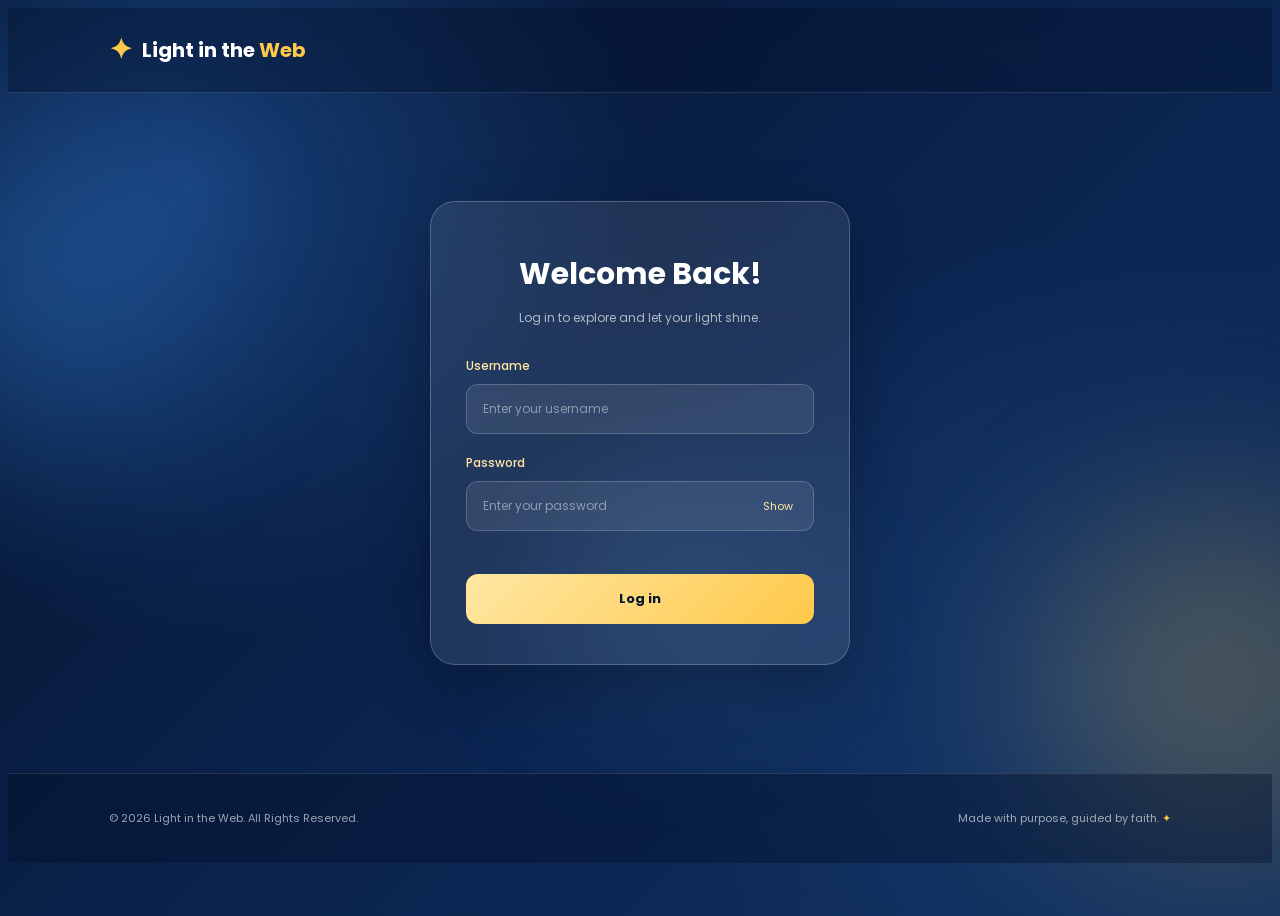
<file: index.html>
<!DOCTYPE html>
<html lang="en">
<head>
    <meta charset="UTF-8">
    <meta name="viewport" content="width=device-width, initial-scale=1.0">
    <title>Light in the Web | Login</title>

    <link rel="stylesheet" href="style.css">
    <link rel="preconnect" href="https://fonts.googleapis.com">
    <link rel="preconnect" href="https://fonts.gstatic.com" crossorigin>
    <link href="https://fonts.googleapis.com/css2?family=Poppins:wght@300;400;500;600;700;800&display=swap" rel="stylesheet">
</head>

<body>

    <div class="background-glow glow-one"></div>
    <div class="background-glow glow-two"></div>
    <div class="background-glow glow-three"></div>

    <header class="header">
        <a href="index.html" class="logo">
            <span class="logo-icon">✦</span>
            <span>Light in the <span class="logo-highlight">Web</span></span>
        </a>
    </header>

    <main id="home" class="main-container">

        <section class="login-section">

            <div class="login-card">

                <h2>Welcome Back!</h2>

                <p class="login-subtitle">
                    Log in to explore and let your light shine.
                </p>

                <form id="loginForm">

                    <div class="input-group">
                        <label for="username">Username</label>

                        <div class="input-wrapper">
                            <input
                                type="text"
                                id="username"
                                placeholder="Enter your username"
                                required
                            >
                        </div>
                    </div>

                    <div class="input-group">
                        <label for="password">Password</label>

                        <div class="input-wrapper">
                            <input
                                type="password"
                                id="password"
                                placeholder="Enter your password"
                                required
                            >

                            <button
                                type="button"
                                id="togglePassword"
                                class="toggle-password"
                                aria-label="Show password"
                            >
                                Show
                            </button>
                        </div>
                    </div>

                    <p id="errorMessage" class="error-message"></p>

                    <button type="submit" class="login-button">
                        <span>Log in</span>
                    </button>

                </form>

            </div>

        </section>

    </main>

    <footer class="footer">
        <p>© 2026 Light in the Web. All Rights Reserved.</p>
        <p>Made with purpose, guided by faith. <span>✦</span></p>
    </footer>

    <script src="script.js"></script>

</body>
</html>
</file>
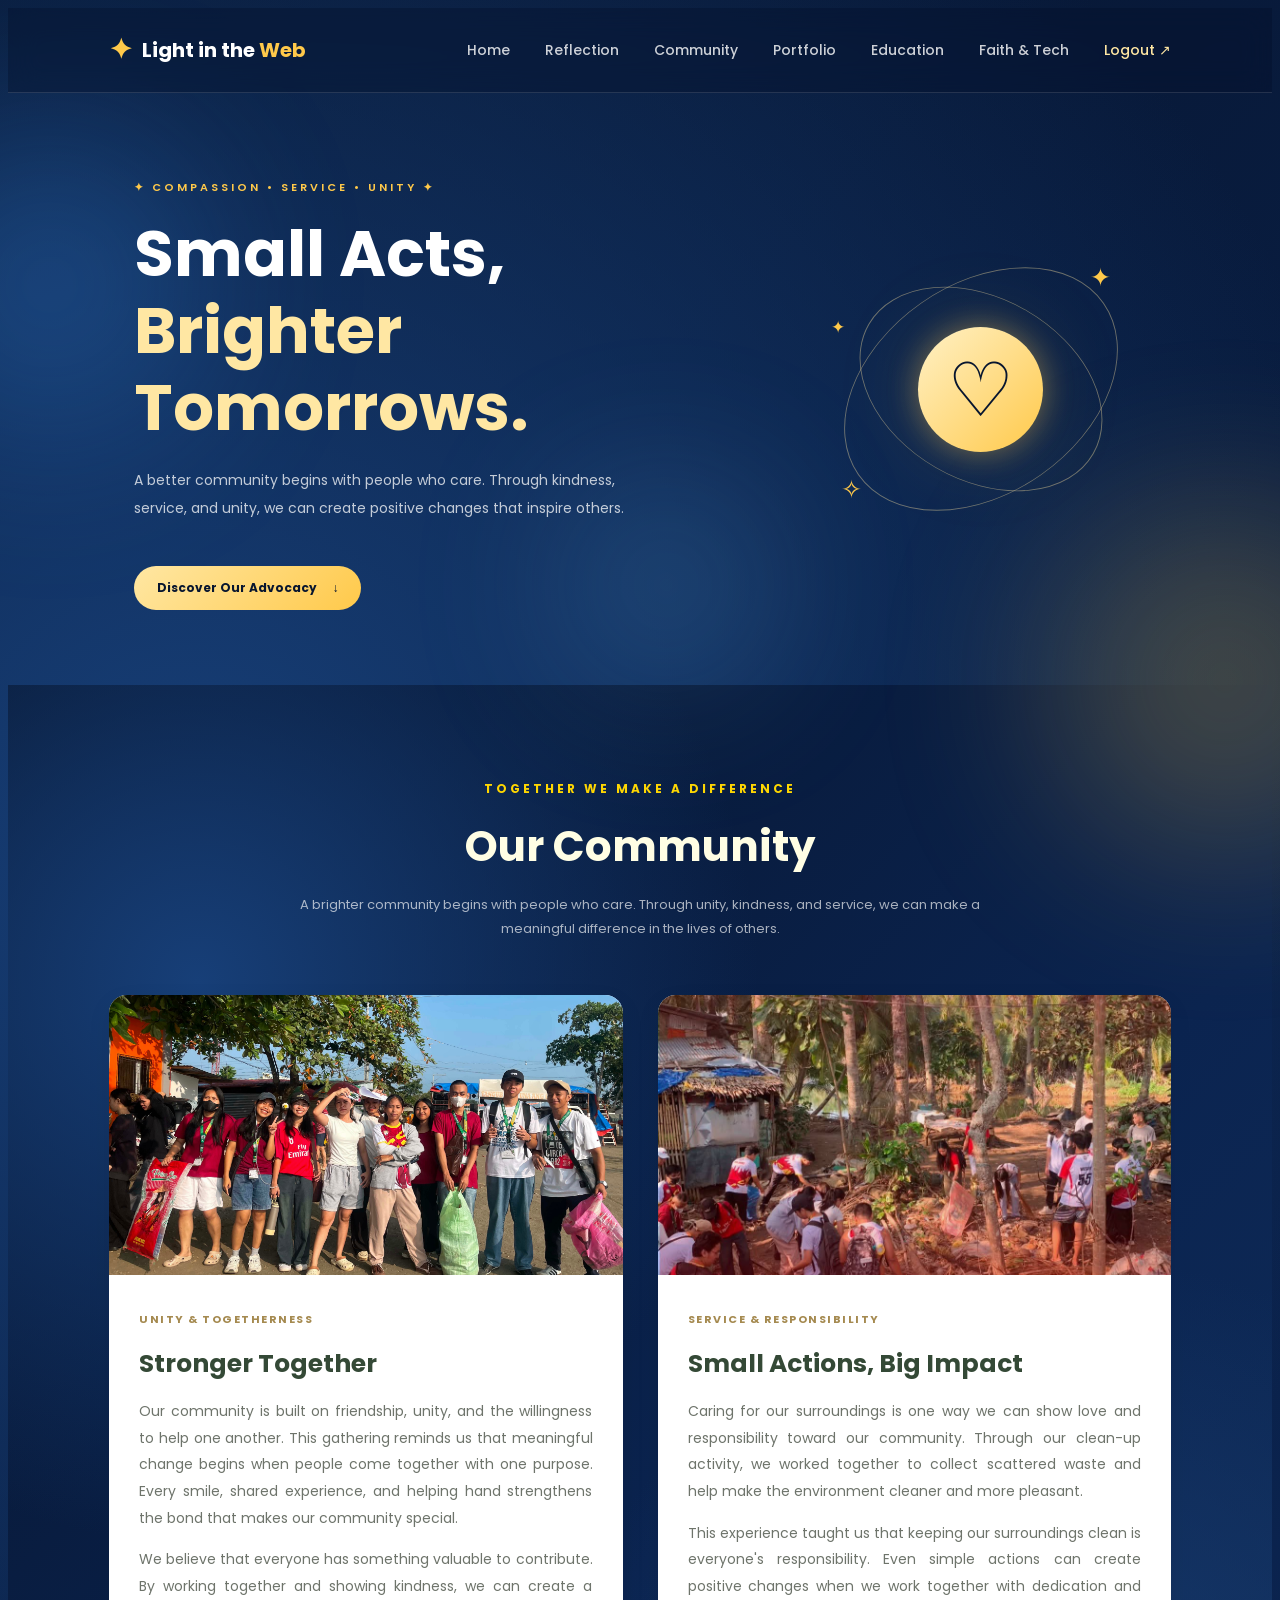
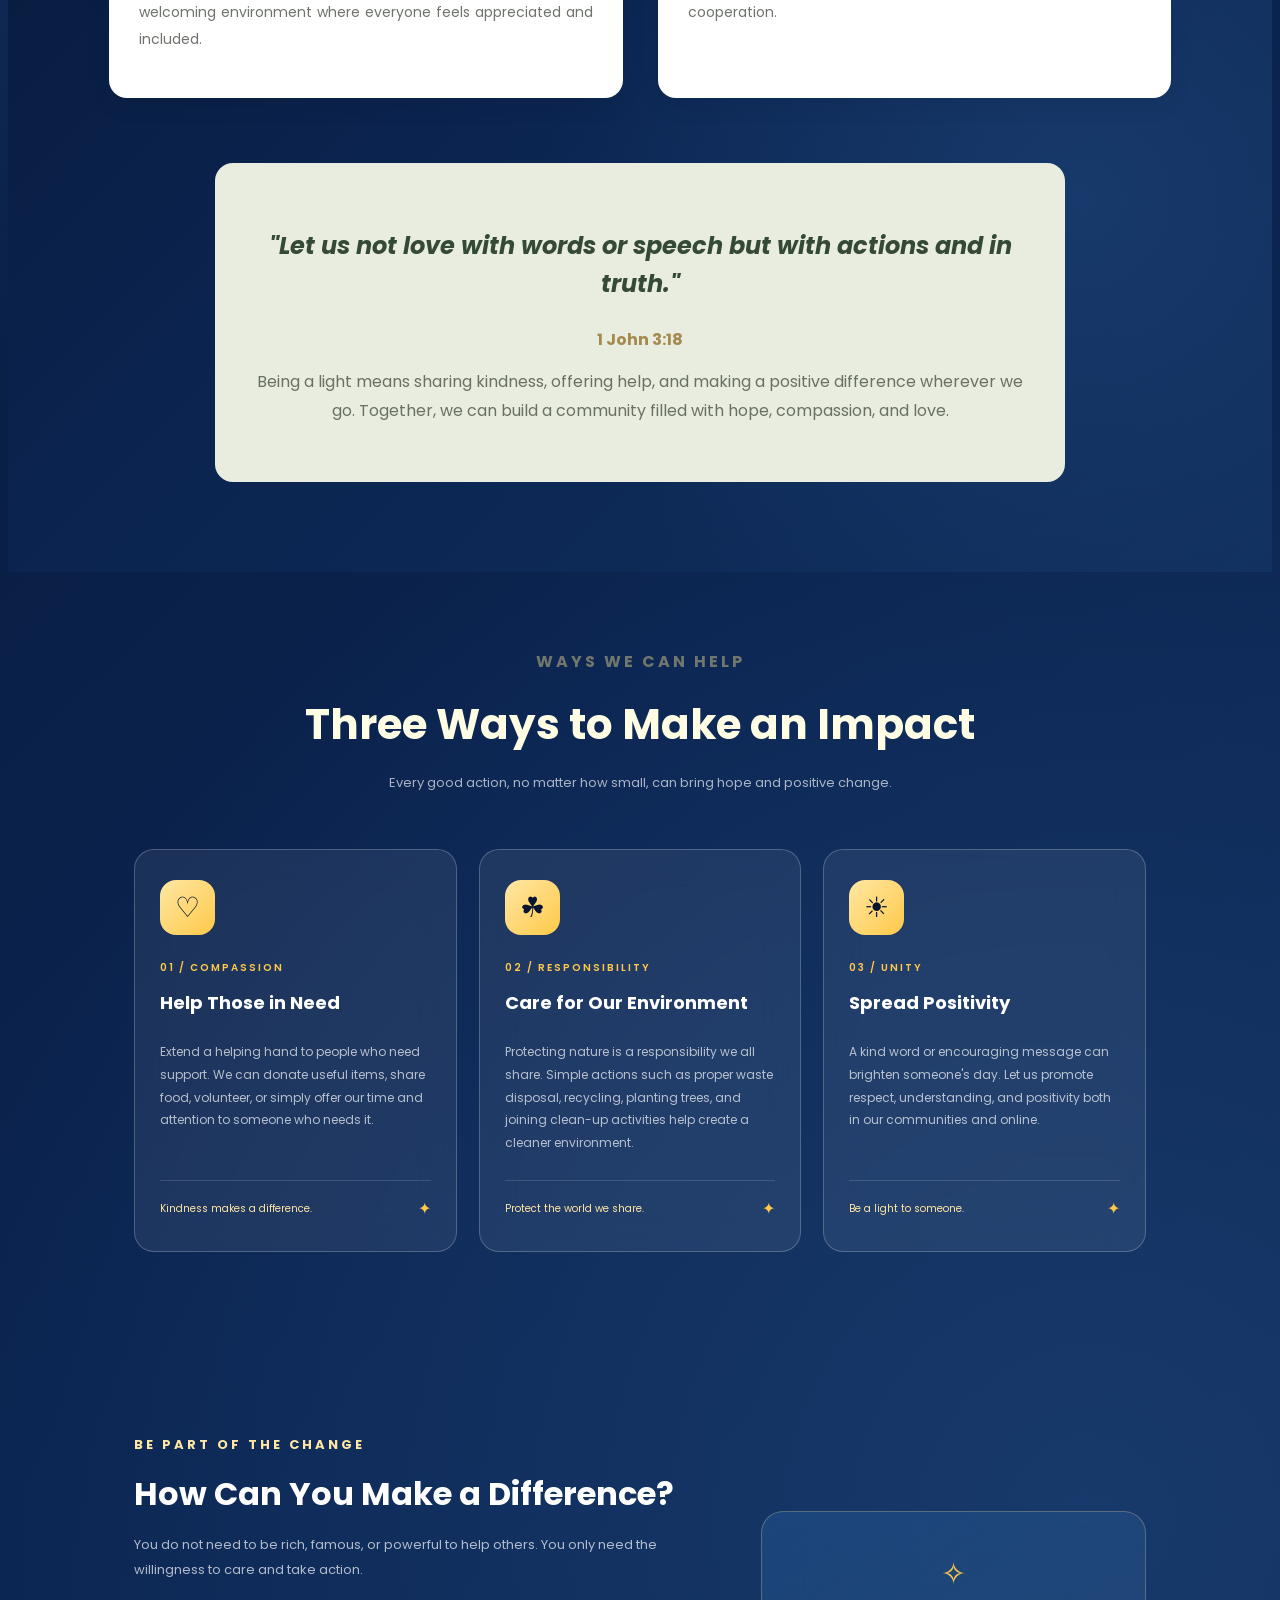
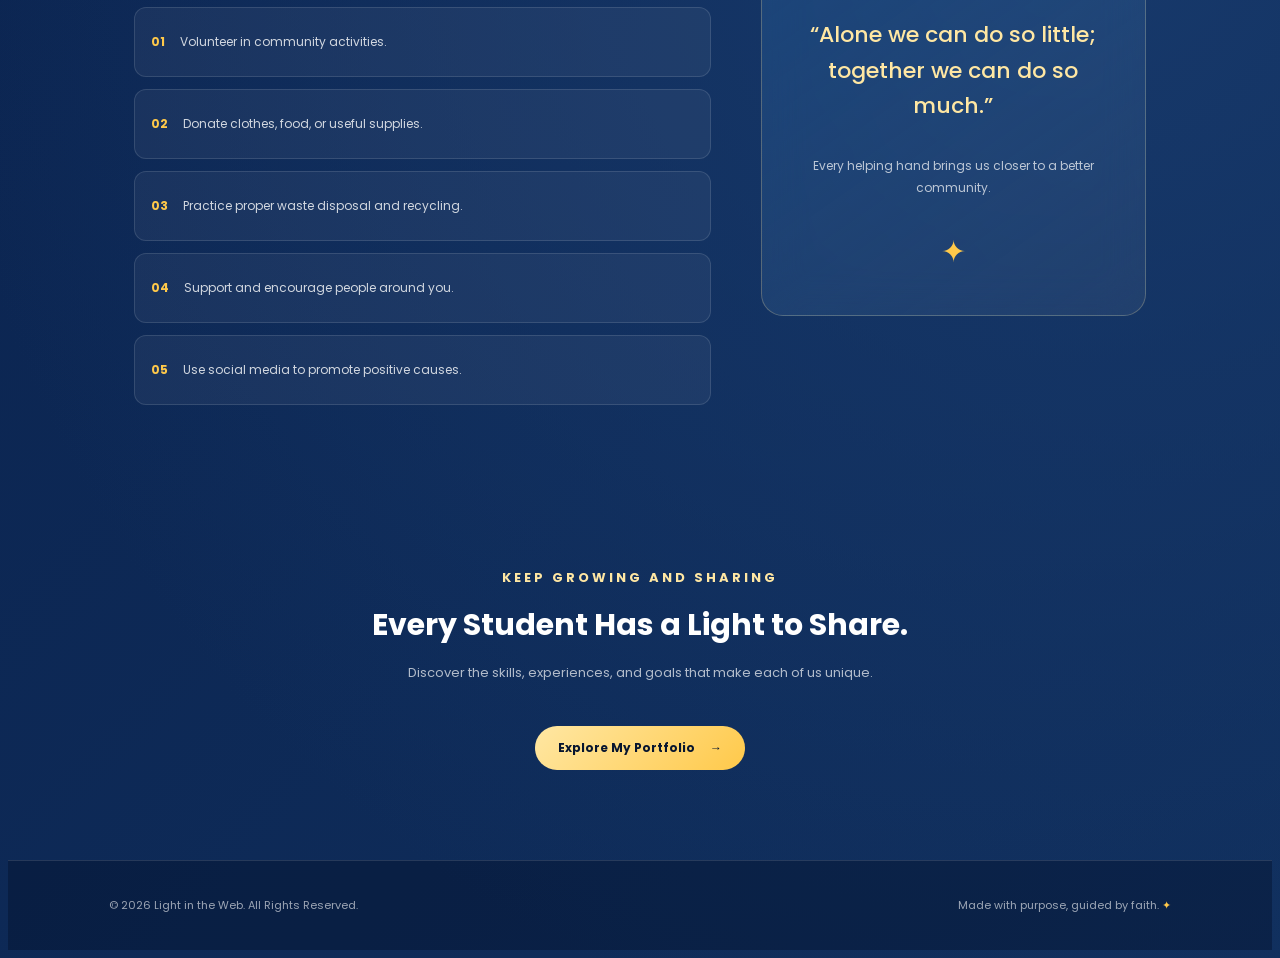
<file: community.html>
<!DOCTYPE html>
<html lang="en">
<head>
    <meta charset="UTF-8">
    <meta name="viewport" content="width=device-width, initial-scale=1.0">
    <title>Community Advocacy | Light in the Web</title>

    <link rel="stylesheet" href="style.css">

    <link rel="preconnect" href="https://fonts.googleapis.com">
    <link rel="preconnect" href="https://fonts.gstatic.com" crossorigin>
    <link href="https://fonts.googleapis.com/css2?family=Poppins:wght@300;400;500;600;700;800&display=swap" rel="stylesheet">
</head>

<body>

    <div class="background-glow glow-one"></div>
    <div class="background-glow glow-two"></div>
    <div class="background-glow glow-three"></div>

    <header class="header">
        <a href="index.html" class="logo">
            <span class="logo-icon">✦</span>
            <span>Light in the <span class="logo-highlight">Web</span></span>
        </a>

        <nav class="navigation">
            <a href="index.html">Home</a>
            <a href="reflection.html">Reflection</a>
            <a href="community.html">Community</a>
            <a href="portfolio.html">Portfolio</a>
            <a href="education.html">Education</a>
            <a href="faith-tech.html">Faith & Tech</a>
            <a href="index.html" class="logout-link">Logout ↗</a>
        </nav>
    </header>

    <main>

        <section class="community-hero">

            <div class="community-hero-content">
                <p class="welcome-label">
                    ✦ COMPASSION • SERVICE • UNITY ✦
                </p>

                <h1>
                    Small Acts,
                    <span>Brighter Tomorrows.</span>
                </h1>

                <p>
                    A better community begins with people who care.
                    Through kindness, service, and unity, we can
                    create positive changes that inspire others.
                </p>

                <a href="#advocacy" class="community-button">
                    Discover Our Advocacy <span>↓</span>
                </a>
            </div>

            <div class="community-hero-art">
                <div class="community-orbit community-orbit-one"></div>
                <div class="community-orbit community-orbit-two"></div>

                <div class="community-glow">✧</div>
                <div class="community-main-icon">♡</div>

                <span class="community-star community-star-one">✦</span>
                <span class="community-star community-star-two">✧</span>
                <span class="community-star community-star-three">✦</span>
            </div>

        </section>

        <section class="community-section" id="community">

    <div class="community-heading">
        <span class="section-subtitle">TOGETHER WE MAKE A DIFFERENCE</span>
        <h2>Our Community</h2>
        <p>
            A brighter community begins with people who care.
            Through unity, kindness, and service, we can make
            a meaningful difference in the lives of others.
        </p>
    </div>

    <div class="community-container">

        <div class="community-card">
            <div class="community-image">
                <img src="images/community-group.jpg"
                     alt="Students gathered together during a community activity">
            </div>

            <div class="community-content">
                <span class="community-tag">UNITY & TOGETHERNESS</span>
                <h3>Stronger Together</h3>

                <p>
                    Our community is built on friendship, unity,
                    and the willingness to help one another.
                    This gathering reminds us that meaningful
                    change begins when people come together
                    with one purpose. Every smile, shared
                    experience, and helping hand strengthens
                    the bond that makes our community special.
                </p>

                <p>
                    We believe that everyone has something
                    valuable to contribute. By working together
                    and showing kindness, we can create a
                    welcoming environment where everyone
                    feels appreciated and included.
                </p>
            </div>
        </div>

        <div class="community-card">
            <div class="community-image">
                <img src="images/community-cleanup.jpg"
                     alt="Students participating in a community clean-up activity">
            </div>

            <div class="community-content">
                <span class="community-tag">SERVICE & RESPONSIBILITY</span>
                <h3>Small Actions, Big Impact</h3>

                <p>
                    Caring for our surroundings is one way
                    we can show love and responsibility toward
                    our community. Through our clean-up
                    activity, we worked together to collect
                    scattered waste and help make the
                    environment cleaner and more pleasant.
                </p>

                <p>
                    This experience taught us that keeping
                    our surroundings clean is everyone's
                    responsibility. Even simple actions can
                    create positive changes when we work
                    together with dedication and cooperation.
                </p>
            </div>
        </div>

    </div>

    <div class="community-message">
        <h3>"Let us not love with words or speech
            but with actions and in truth."</h3>
        <span>1 John 3:18</span>

        <p>
            Being a light means sharing kindness, offering
            help, and making a positive difference wherever
            we go. Together, we can build a community
            filled with hope, compassion, and love.
        </p>
    </div>

</section>

        <section class="advocacy-section">

            <div class="community-heading">
                <p class="section-label">WAYS WE CAN HELP</p>
                <h2>Three Ways to Make an Impact</h2>
                <p>
                    Every good action, no matter how small,
                    can bring hope and positive change.
                </p>
            </div>

            <div class="advocacy-grid">

                <article class="advocacy-card">

                    <div class="advocacy-icon">♡</div>

                    <span class="advocacy-number">
                        01 / COMPASSION
                    </span>

                    <h3>Help Those in Need</h3>

                    <p>
                        Extend a helping hand to people who need
                        support. We can donate useful items, share
                        food, volunteer, or simply offer our time
                        and attention to someone who needs it.
                    </p>

                    <div class="advocacy-card-footer">
                        <span>Kindness makes a difference.</span>
                        <span>✦</span>
                    </div>

                </article>

                <article class="advocacy-card">

                    <div class="advocacy-icon">☘</div>

                    <span class="advocacy-number">
                        02 / RESPONSIBILITY
                    </span>

                    <h3>Care for Our Environment</h3>

                    <p>
                        Protecting nature is a responsibility we
                        all share. Simple actions such as proper
                        waste disposal, recycling, planting trees,
                        and joining clean-up activities help
                        create a cleaner environment.
                    </p>

                    <div class="advocacy-card-footer">
                        <span>Protect the world we share.</span>
                        <span>✦</span>
                    </div>

                </article>

                <article class="advocacy-card">

                    <div class="advocacy-icon">☀</div>

                    <span class="advocacy-number">
                        03 / UNITY
                    </span>

                    <h3>Spread Positivity</h3>

                    <p>
                        A kind word or encouraging message can
                        brighten someone's day. Let us promote
                        respect, understanding, and positivity
                        both in our communities and online.
                    </p>

                    <div class="advocacy-card-footer">
                        <span>Be a light to someone.</span>
                        <span>✦</span>
                    </div>

                </article>

            </div>

        </section>

        <section class="participate-section">

            <div class="participate-content">

                <p class="section-label">BE PART OF THE CHANGE</p>

                <h2>How Can You Make a Difference?</h2>

                <p class="participate-description">
                    You do not need to be rich, famous, or powerful
                    to help others. You only need the willingness
                    to care and take action.
                </p>

                <div class="participate-list">

                    <div class="participate-item">
                        <span>01</span>
                        <p>Volunteer in community activities.</p>
                    </div>

                    <div class="participate-item">
                        <span>02</span>
                        <p>Donate clothes, food, or useful supplies.</p>
                    </div>

                    <div class="participate-item">
                        <span>03</span>
                        <p>Practice proper waste disposal and recycling.</p>
                    </div>

                    <div class="participate-item">
                        <span>04</span>
                        <p>Support and encourage people around you.</p>
                    </div>

                    <div class="participate-item">
                        <span>05</span>
                        <p>Use social media to promote positive causes.</p>
                    </div>

                </div>

            </div>

            <div class="participate-quote">

                <span class="quote-decoration">✧</span>

                <h3>
                    “Alone we can do so little;
                    together we can do so much.”
                </h3>

                <p>
                    Every helping hand brings us closer
                    to a better community.
                </p>

                <span class="quote-bottom">✦</span>

            </div>

        </section>

        <section class="community-next">

            <p class="section-label">KEEP GROWING AND SHARING</p>

            <h2>Every Student Has a Light to Share.</h2>

            <p>
                Discover the skills, experiences, and goals
                that make each of us unique.
            </p>

            <a href="portfolio.html" class="community-button">
                Explore My Portfolio <span>→</span>
            </a>

        </section>

    </main>

    <footer class="footer">
        <p>© 2026 Light in the Web. All Rights Reserved.</p>
        <p>Made with purpose, guided by faith. <span>✦</span></p>
    </footer>

</body>
</html>
</file>
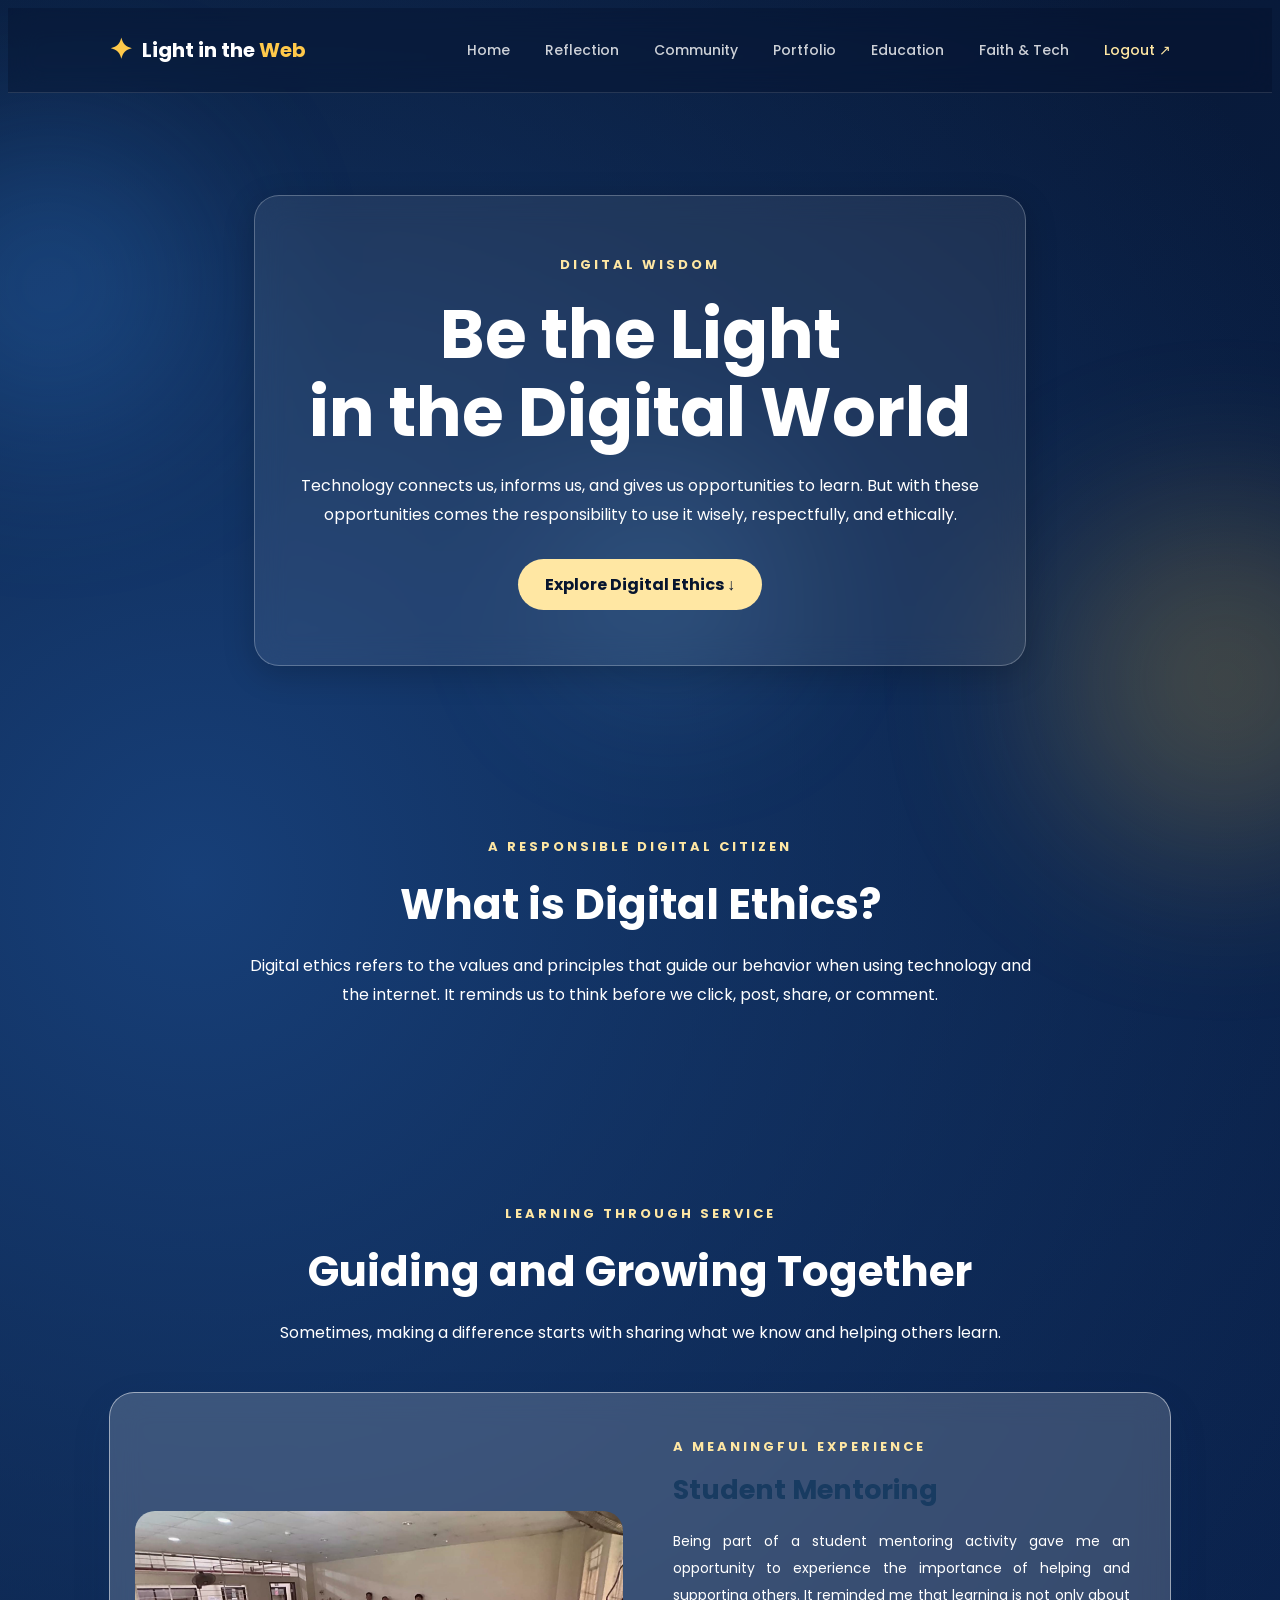
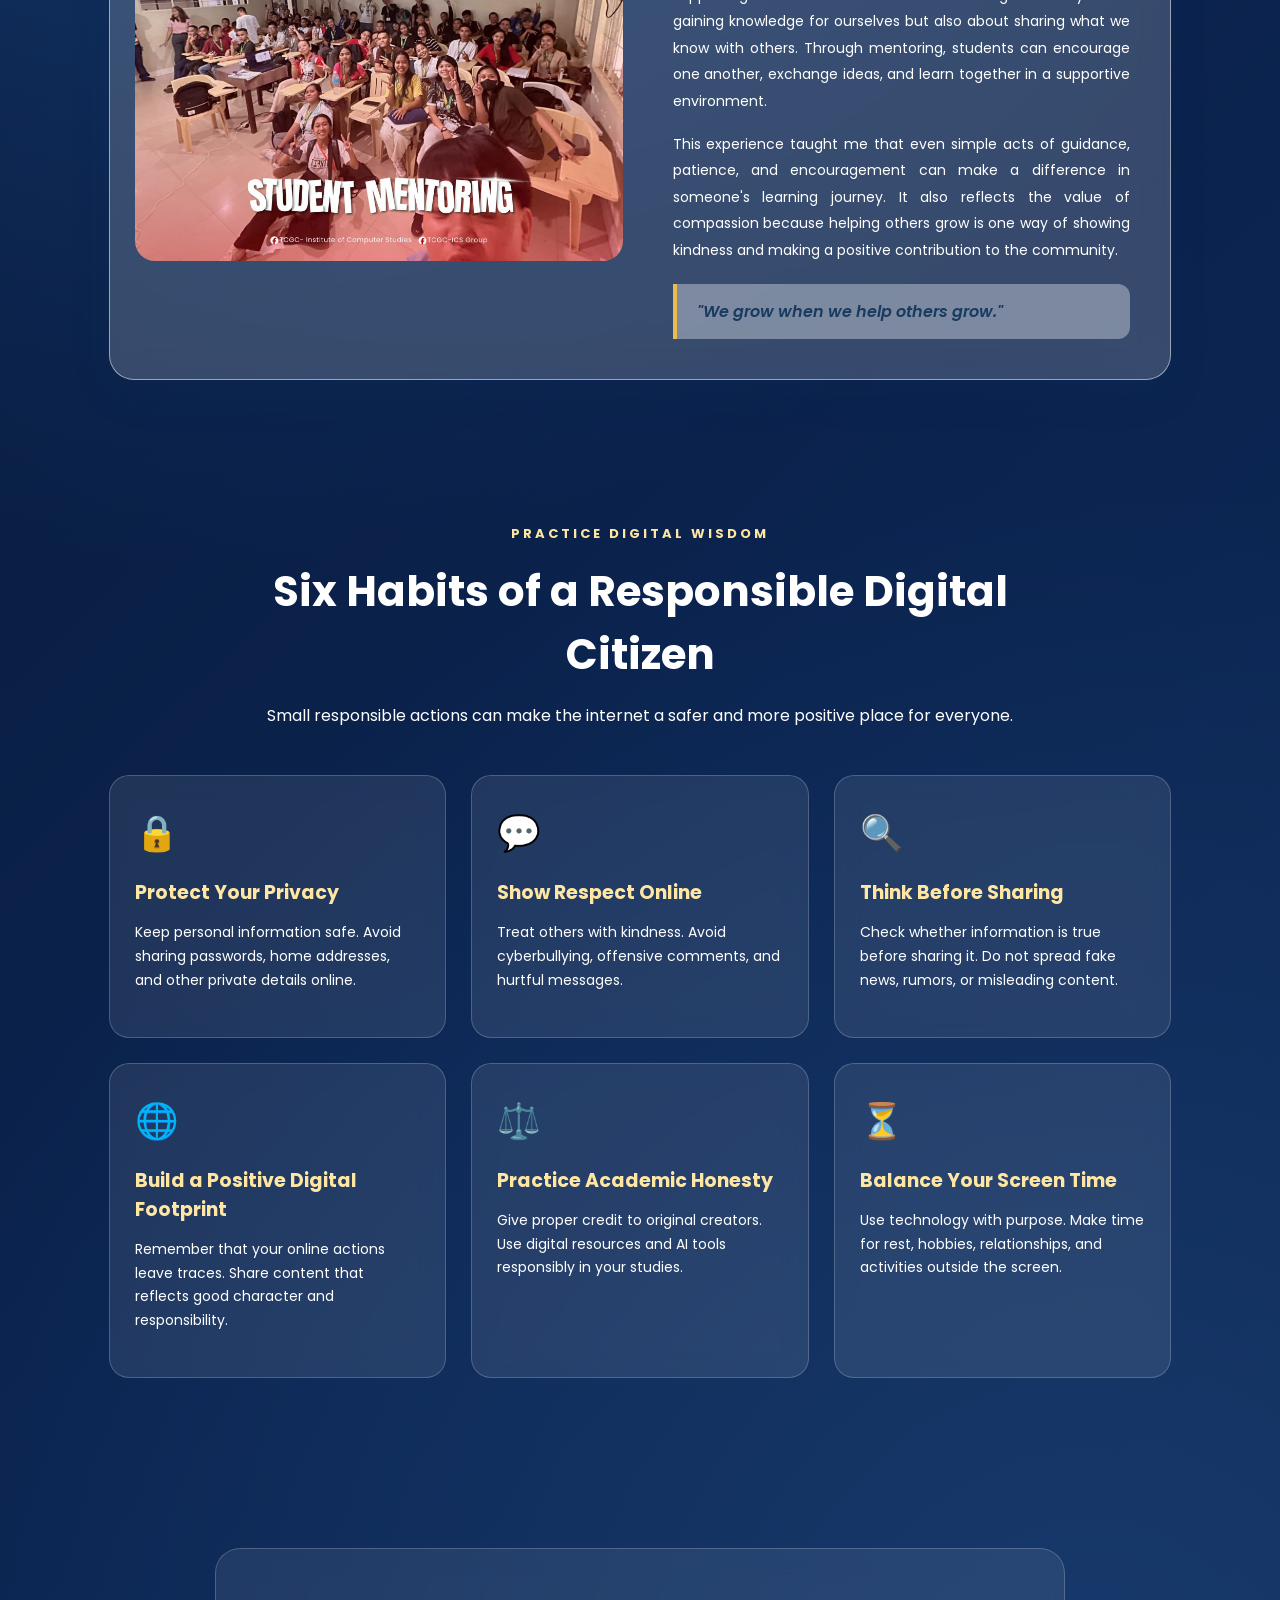
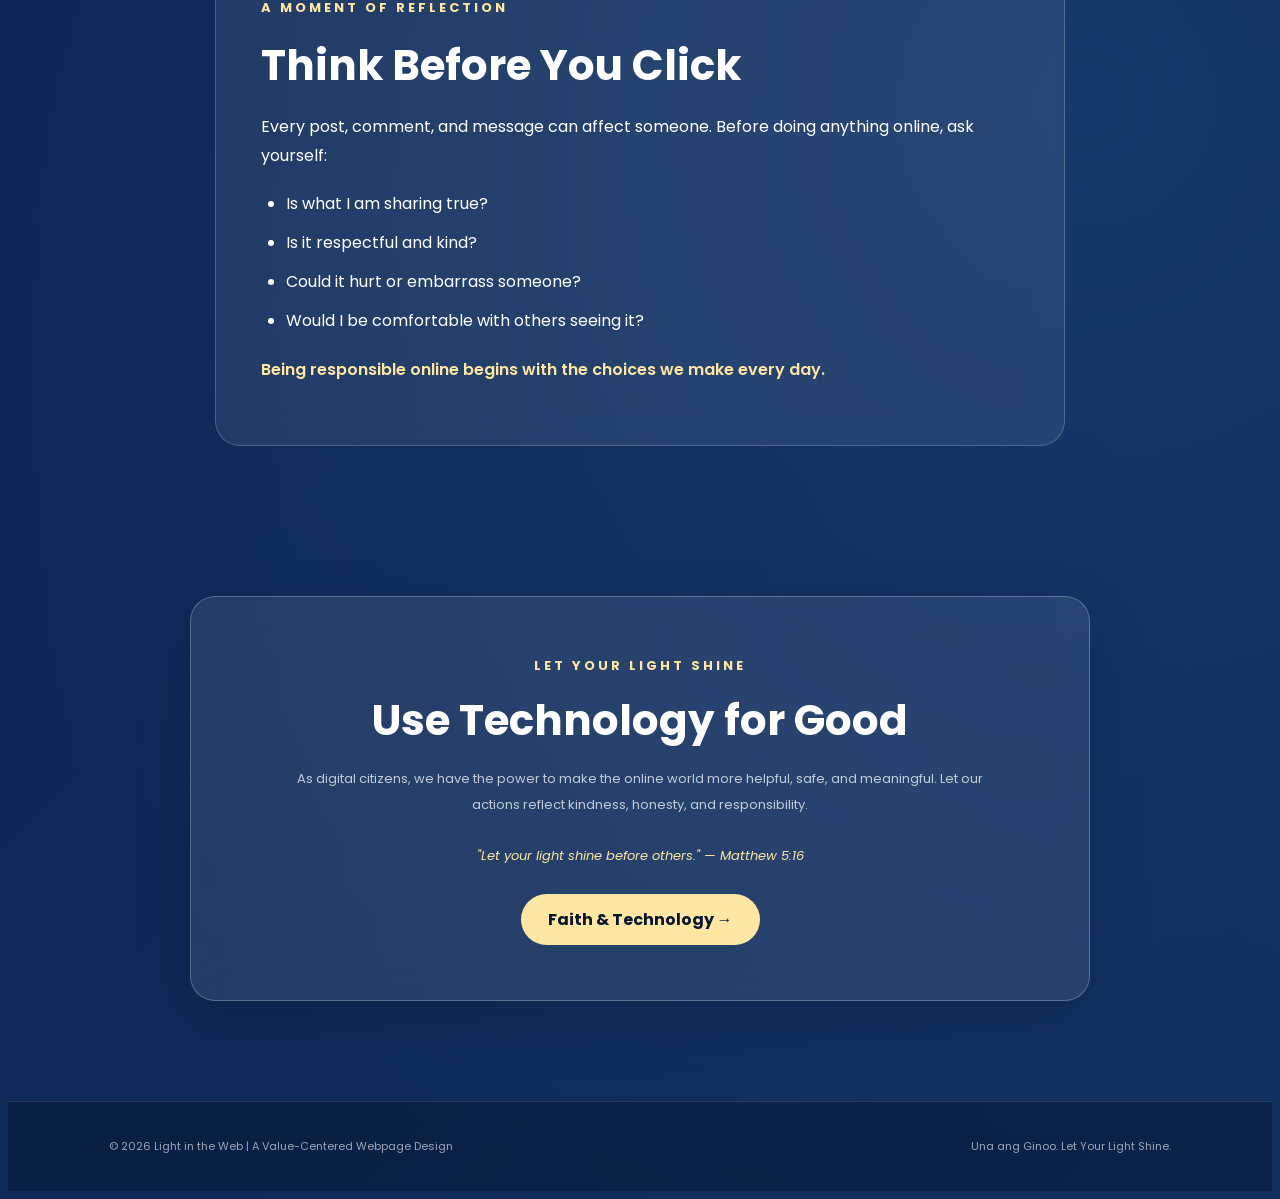
<file: education.html>
<!DOCTYPE html>
<html lang="en">
<style>


</style>
<head>
    <meta charset="UTF-8">
    <meta name="viewport" content="width=device-width, initial-scale=1.0">
    <title>Education | Light in the Web</title>

    <link rel="stylesheet" href="style.css">

    <link rel="preconnect" href="https://fonts.googleapis.com">
    <link rel="preconnect" href="https://fonts.gstatic.com" crossorigin>
    <link href="https://fonts.googleapis.com/css2?family=Poppins:wght@300;400;500;600;700;800&display=swap" rel="stylesheet">
</head>

<body class="education-page">

    <!-- BACKGROUND EFFECTS -->
    <div class="background-glow glow-one"></div>
    <div class="background-glow glow-two"></div>
    <div class="background-glow glow-three"></div>

    <!-- HEADER -->
    <header class="header">
        <a href="index.html" class="logo">
            <span class="logo-icon">✦</span>
            <span>Light in the <span class="logo-highlight">Web</span></span>
        </a>

        <nav class="navigation">
            <a href="index.html">Home</a>
            <a href="reflection.html">Reflection</a>
            <a href="community.html">Community</a>
            <a href="portfolio.html">Portfolio</a>
            <a href="education.html">Education</a>
            <a href="faith-tech.html">Faith & Tech</a>
            <a href="index.html" class="logout-link">Logout ↗</a>
        </nav>
    </header>

    <!-- HERO SECTION -->
    <section class="education-hero">
        <div class="education-hero-content">
            <span class="section-label">DIGITAL WISDOM</span>
            <h1>Be the Light <br> in the Digital World</h1>

            <p>
                Technology connects us, informs us, and gives us opportunities
                to learn. But with these opportunities comes the responsibility
                to use it wisely, respectfully, and ethically.
            </p>

            <a href="#digital-wisdom" class="education-btn">
                Explore Digital Ethics ↓
            </a>
        </div>
    </section>

    <!-- INTRODUCTION -->
    <section class="education-intro" id="digital-wisdom">
        <div class="education-heading">
            <span class="section-label">A RESPONSIBLE DIGITAL CITIZEN</span>
            <h2>What is Digital Ethics?</h2>
            <p>
                Digital ethics refers to the values and principles that guide
                our behavior when using technology and the internet. It reminds
                us to think before we click, post, share, or comment.
            </p>
        </div>
    </section>

    <!-- STUDENT MENTORING EXPERIENCE -->
<section class="mentoring-section">

    <div class="education-heading">
        <span class="section-label">LEARNING THROUGH SERVICE</span>
        <h2>Guiding and Growing Together</h2>
        <p>
            Sometimes, making a difference starts with sharing
            what we know and helping others learn.
        </p>
    </div>

    <div class="mentoring-card">

        <div class="mentoring-image">
            <img src="images/mentoring.jpg"
                 alt="Student mentoring activity">
        </div>

        <div class="mentoring-content">

            <span class="section-label">A MEANINGFUL EXPERIENCE</span>

            <h3>Student Mentoring</h3>

            <p>
                Being part of a student mentoring activity gave me
                an opportunity to experience the importance of
                helping and supporting others. It reminded me that
                learning is not only about gaining knowledge for
                ourselves but also about sharing what we know
                with others. Through mentoring, students can
                encourage one another, exchange ideas, and learn
                together in a supportive environment.
            </p>

            <p>
                This experience taught me that even simple acts
                of guidance, patience, and encouragement can make
                a difference in someone's learning journey.
                It also reflects the value of compassion because
                helping others grow is one way of showing kindness
                and making a positive contribution to the community.
            </p>

            <div class="mentoring-quote">
                "We grow when we help others grow."
            </div>

        </div>

    </div>

</section>

    <!-- DIGITAL WISDOM CARDS -->
    <section class="digital-wisdom">
        <div class="education-heading">
            <span class="section-label">PRACTICE DIGITAL WISDOM</span>
            <h2>Six Habits of a Responsible Digital Citizen</h2>
            <p>
                Small responsible actions can make the internet a safer and
                more positive place for everyone.
            </p>
        </div>

        <div class="wisdom-grid">

            <div class="wisdom-card">
                <div class="wisdom-icon">🔒</div>
                <h3>Protect Your Privacy</h3>
                <p>
                    Keep personal information safe. Avoid sharing passwords,
                    home addresses, and other private details online.
                </p>
            </div>

            <div class="wisdom-card">
                <div class="wisdom-icon">💬</div>
                <h3>Show Respect Online</h3>
                <p>
                    Treat others with kindness. Avoid cyberbullying,
                    offensive comments, and hurtful messages.
                </p>
            </div>

            <div class="wisdom-card">
                <div class="wisdom-icon">🔍</div>
                <h3>Think Before Sharing</h3>
                <p>
                    Check whether information is true before sharing it.
                    Do not spread fake news, rumors, or misleading content.
                </p>
            </div>

            <div class="wisdom-card">
                <div class="wisdom-icon">🌐</div>
                <h3>Build a Positive Digital Footprint</h3>
                <p>
                    Remember that your online actions leave traces.
                    Share content that reflects good character and responsibility.
                </p>
            </div>

            <div class="wisdom-card">
                <div class="wisdom-icon">⚖️</div>
                <h3>Practice Academic Honesty</h3>
                <p>
                    Give proper credit to original creators. Use digital
                    resources and AI tools responsibly in your studies.
                </p>
            </div>

            <div class="wisdom-card">
                <div class="wisdom-icon">⏳</div>
                <h3>Balance Your Screen Time</h3>
                <p>
                    Use technology with purpose. Make time for rest,
                    hobbies, relationships, and activities outside the screen.
                </p>
            </div>

        </div>
    </section>

    <!-- THINK BEFORE YOU CLICK -->
    <section class="think-section">
        <div class="think-content">
            <span class="section-label">A MOMENT OF REFLECTION</span>
            <h2>Think Before You Click</h2>

            <p>
                Every post, comment, and message can affect someone.
                Before doing anything online, ask yourself:
            </p>

            <ul>
                <li>Is what I am sharing true?</li>
                <li>Is it respectful and kind?</li>
                <li>Could it hurt or embarrass someone?</li>
                <li>Would I be comfortable with others seeing it?</li>
            </ul>

            <p class="think-ending">
                Being responsible online begins with the choices we make every day.
            </p>
        </div>
    </section>

    <!-- CLOSING -->
    <section class="education-closing">
        <div class="closing-glass">
            <span class="section-label">LET YOUR LIGHT SHINE</span>
            <h2>Use Technology for Good</h2>

            <p>
                As digital citizens, we have the power to make the online
                world more helpful, safe, and meaningful. Let our actions
                reflect kindness, honesty, and responsibility.
            </p>

            <p class="closing-quote">
                "Let your light shine before others." — Matthew 5:16
            </p>

            <a href="faith-tech.html" class="education-btn">
                Faith & Technology →
            </a>
        </div>
    </section>

    <!-- FOOTER -->
    <footer class="footer">
        <p>© 2026 Light in the Web | A Value-Centered Webpage Design</p>
        <p>Una ang Ginoo. Let Your Light Shine.</p>
    </footer>

</body>
</html>
</file>
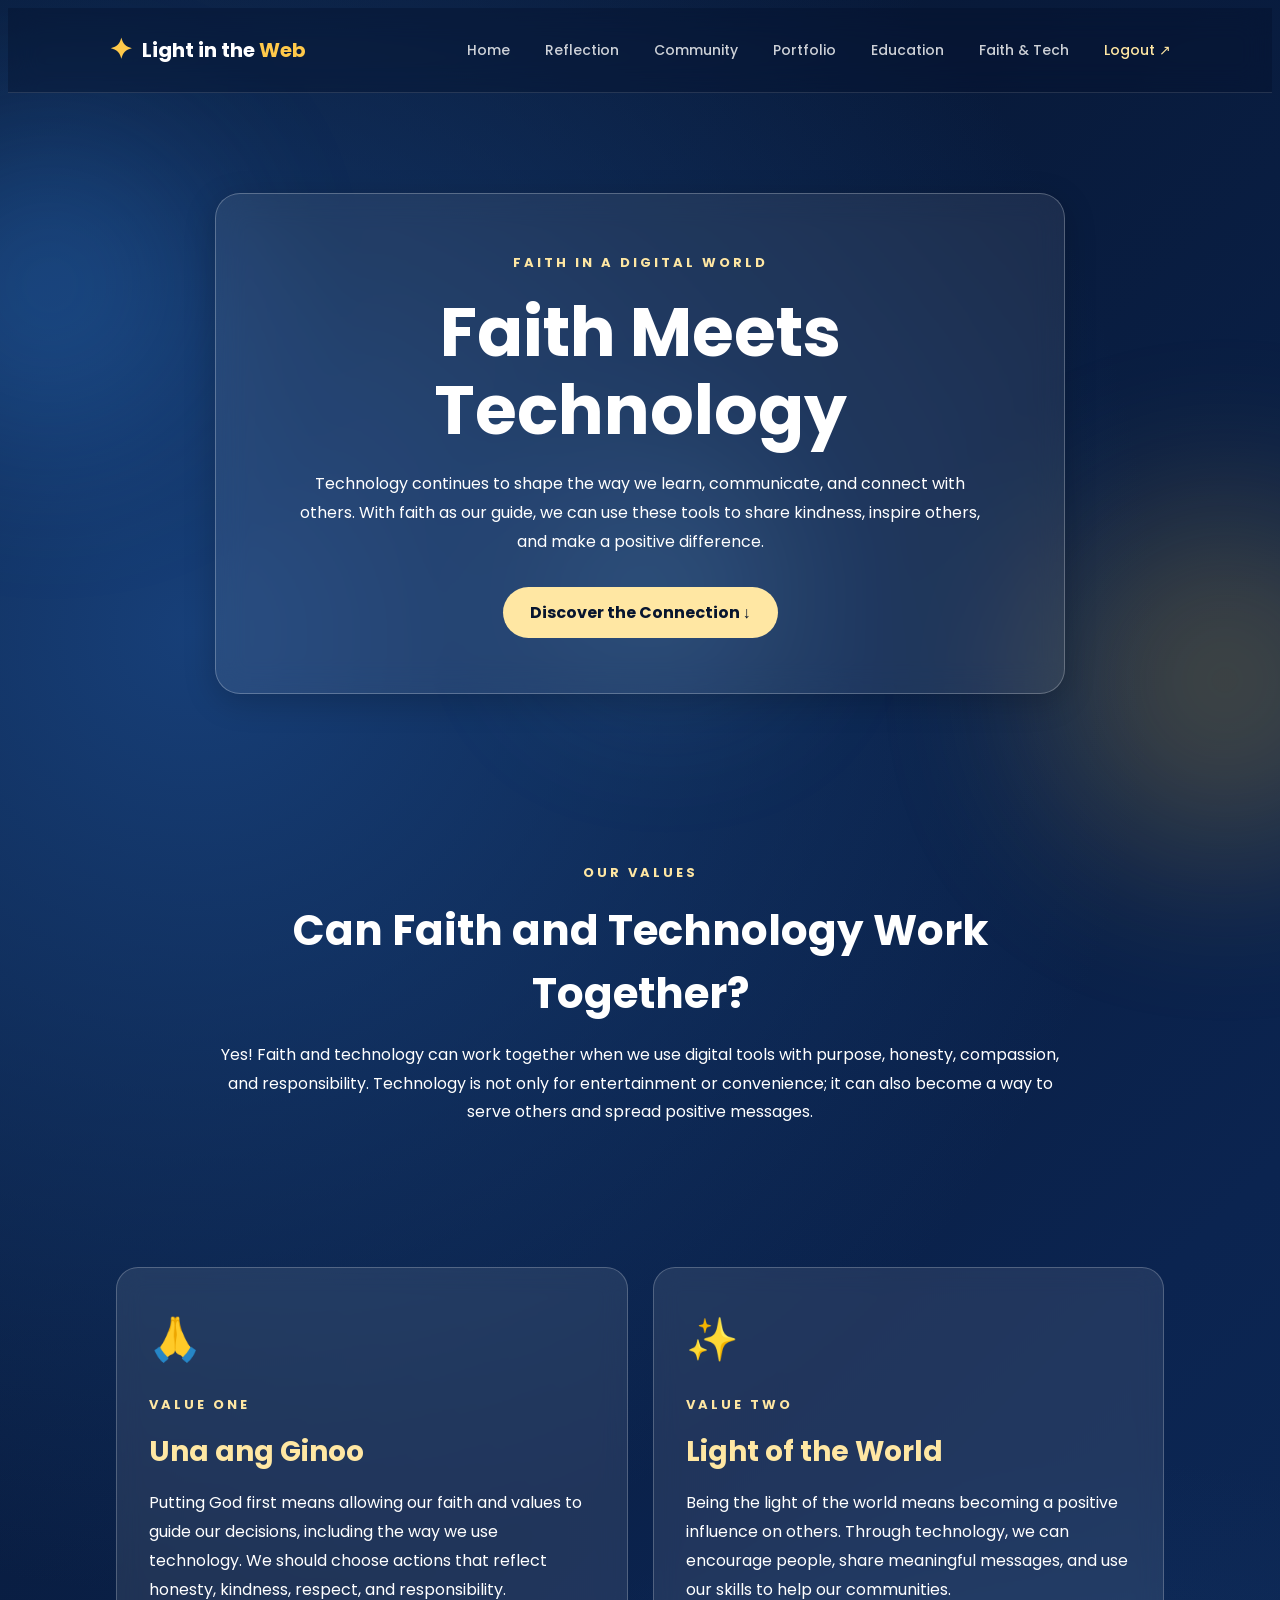
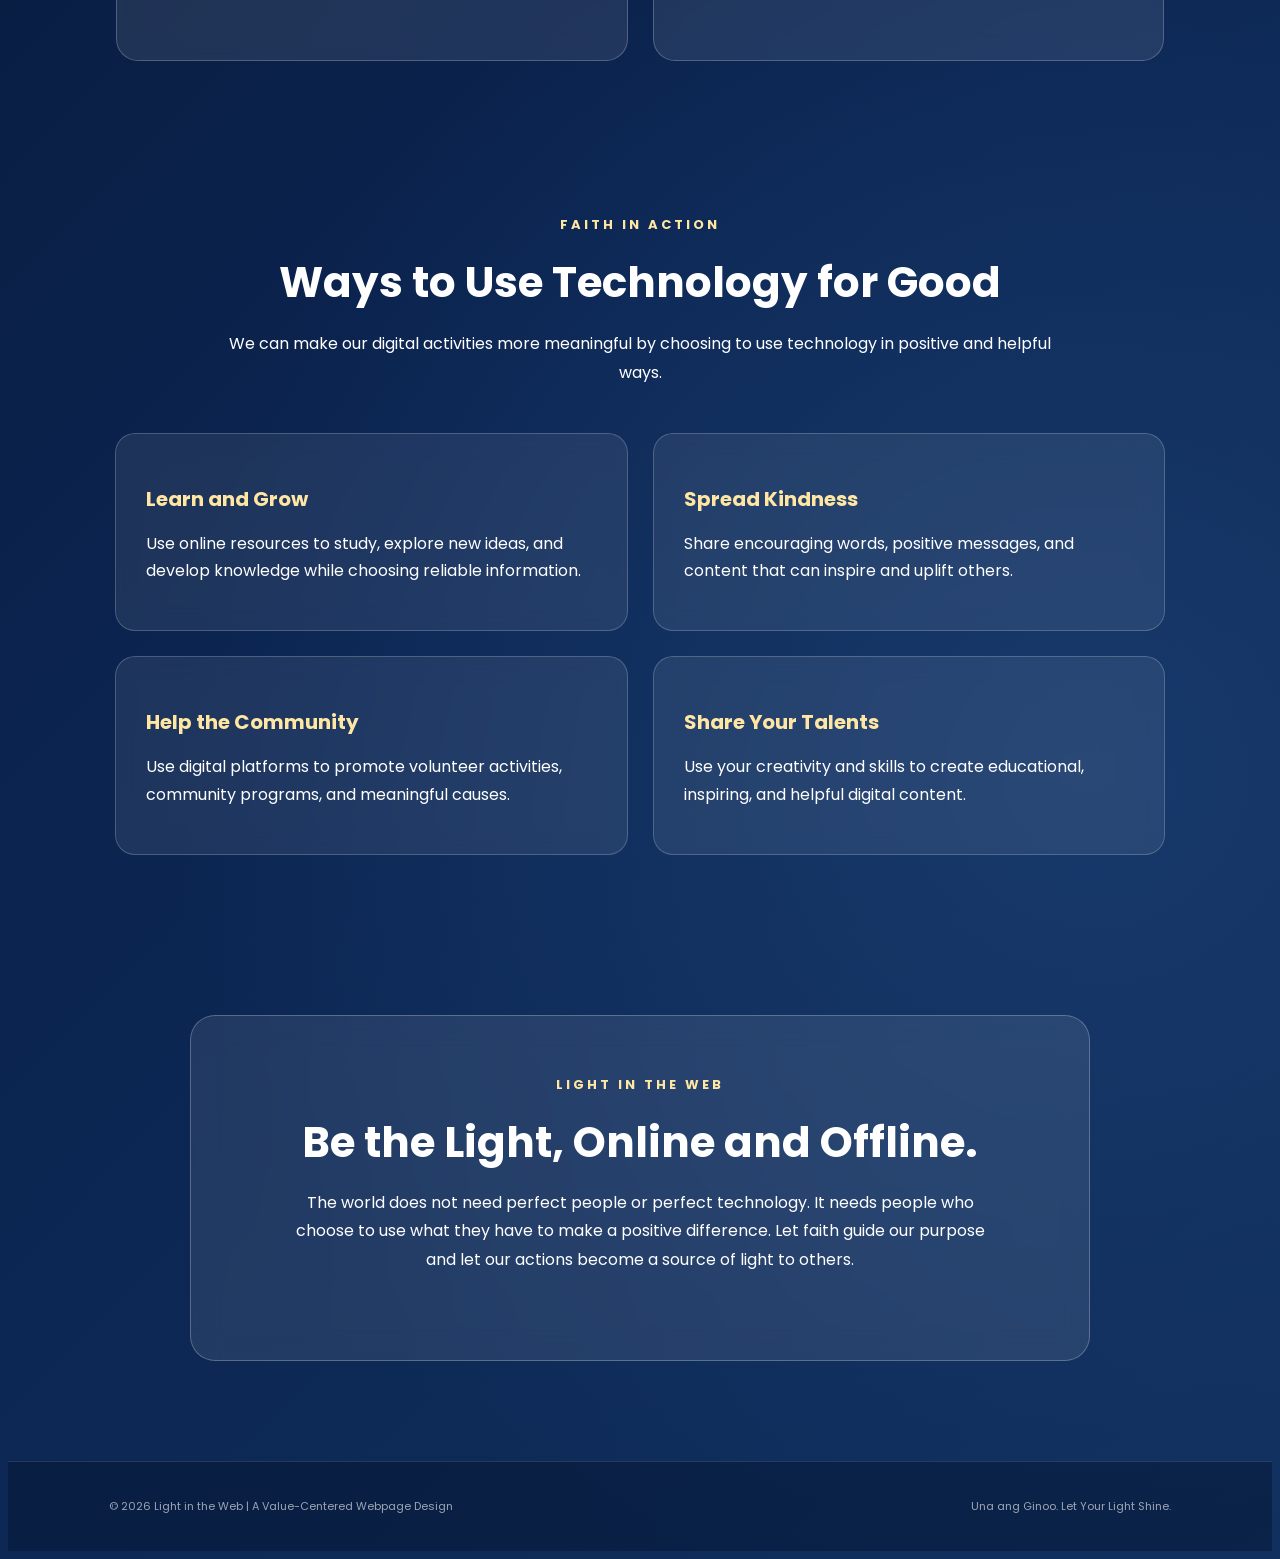
<file: faith-tech.html>
<!DOCTYPE html>
<html lang="en">
<head>
    <meta charset="UTF-8">
    <meta name="viewport" content="width=device-width, initial-scale=1.0">
    <title>Faith and Technollogy | Light in the Web</title>

    <link rel="stylesheet" href="style.css">

    <link rel="preconnect" href="https://fonts.googleapis.com">
    <link rel="preconnect" href="https://fonts.gstatic.com" crossorigin>
    <link href="https://fonts.googleapis.com/css2?family=Poppins:wght@300;400;500;600;700;800&display=swap" rel="stylesheet">
</head>

<body>

    <div class="background-glow glow-one"></div>
    <div class="background-glow glow-two"></div>
    <div class="background-glow glow-three"></div>

    <header class="header">
        <a href="index.html" class="logo">
            <span class="logo-icon">✦</span>
            <span>Light in the <span class="logo-highlight">Web</span></span>
        </a>

        <nav class="navigation">
            <a href="index.html">Home</a>
            <a href="reflection.html">Reflection</a>
            <a href="community.html">Community</a>
            <a href="portfolio.html">Portfolio</a>
            <a href="education.html">Education</a>
            <a href="faith-tech.html">Faith & Tech</a>
            <a href="index.html" class="logout-link">Logout ↗</a>
        </nav>
    </header>

    <section class="faith-hero">
        <div class="faith-hero-content">
            <span class="section-label">FAITH IN A DIGITAL WORLD</span>

            <h1>Faith Meets <br> Technology</h1>

            <p>
                Technology continues to shape the way we learn, communicate,
                and connect with others. With faith as our guide, we can use
                these tools to share kindness, inspire others, and make a
                positive difference.
            </p>

            <a href="#faith-connection" class="faith-btn">
                Discover the Connection ↓
            </a>
        </div>
    </section>

    <!-- FAITH AND TECHNOLOGY -->
    <section class="faith-intro" id="faith-connection">
        <div class="faith-heading">
            <span class="section-label">OUR VALUES</span>
            <h2>Can Faith and Technology Work Together?</h2>

            <p>
                Yes! Faith and technology can work together when we use
                digital tools with purpose, honesty, compassion, and
                responsibility. Technology is not only for entertainment
                or convenience; it can also become a way to serve others
                and spread positive messages.
            </p>
        </div>
    </section>

    <section class="faith-values">
        <div class="faith-value-card">
            <div class="faith-value-icon">🙏</div>
            <span class="section-label">VALUE ONE</span>
            <h2>Una ang Ginoo</h2>

            <p>
                Putting God first means allowing our faith and values to
                guide our decisions, including the way we use technology.
                We should choose actions that reflect honesty, kindness,
                respect, and responsibility.
            </p>
        </div>

        <div class="faith-value-card">
            <div class="faith-value-icon">✨</div>
            <span class="section-label">VALUE TWO</span>
            <h2>Light of the World</h2>

            <p>
                Being the light of the world means becoming a positive
                influence on others. Through technology, we can encourage
                people, share meaningful messages, and use our skills to
                help our communities.
            </p>
        </div>
    </section>

    <section class="faith-practices">
        <div class="faith-heading">
            <span class="section-label">FAITH IN ACTION</span>
            <h2>Ways to Use Technology for Good</h2>

            <p>
                We can make our digital activities more meaningful by
                choosing to use technology in positive and helpful ways.
            </p>
        </div>

        <div class="faith-practices-grid">

            <div class="faith-practice-card">
                <h3>Learn and Grow</h3>
                <p>
                    Use online resources to study, explore new ideas,
                    and develop knowledge while choosing reliable information.
                </p>
            </div>

            <div class="faith-practice-card">
                <h3>Spread Kindness</h3>
                <p>
                    Share encouraging words, positive messages, and
                    content that can inspire and uplift others.
                </p>
            </div>

            <div class="faith-practice-card">
                <h3>Help the Community</h3>
                <p>
                    Use digital platforms to promote volunteer activities,
                    community programs, and meaningful causes.
                </p>
            </div>

            <div class="faith-practice-card">
                <h3>Share Your Talents</h3>
                <p>
                    Use your creativity and skills to create educational,
                    inspiring, and helpful digital content.
                </p>
            </div>

        </div>
    </section>

    <!-- FINAL MESSAGE -->
    <section class="faith-ending">
        <div class="faith-ending-box">
            <span class="section-label">LIGHT IN THE WEB</span>

            <h2>Be the Light, Online and Offline.</h2>

            <p>
                The world does not need perfect people or perfect technology.
                It needs people who choose to use what they have to make
                a positive difference. Let faith guide our purpose and
                let our actions become a source of light to others.
            </p>
        </div>
    </section>

    <footer class="footer">
        <p>© 2026 Light in the Web | A Value-Centered Webpage Design</p>
        <p>Una ang Ginoo. Let Your Light Shine.</p>
    </footer>

</body>
</html>
</file>
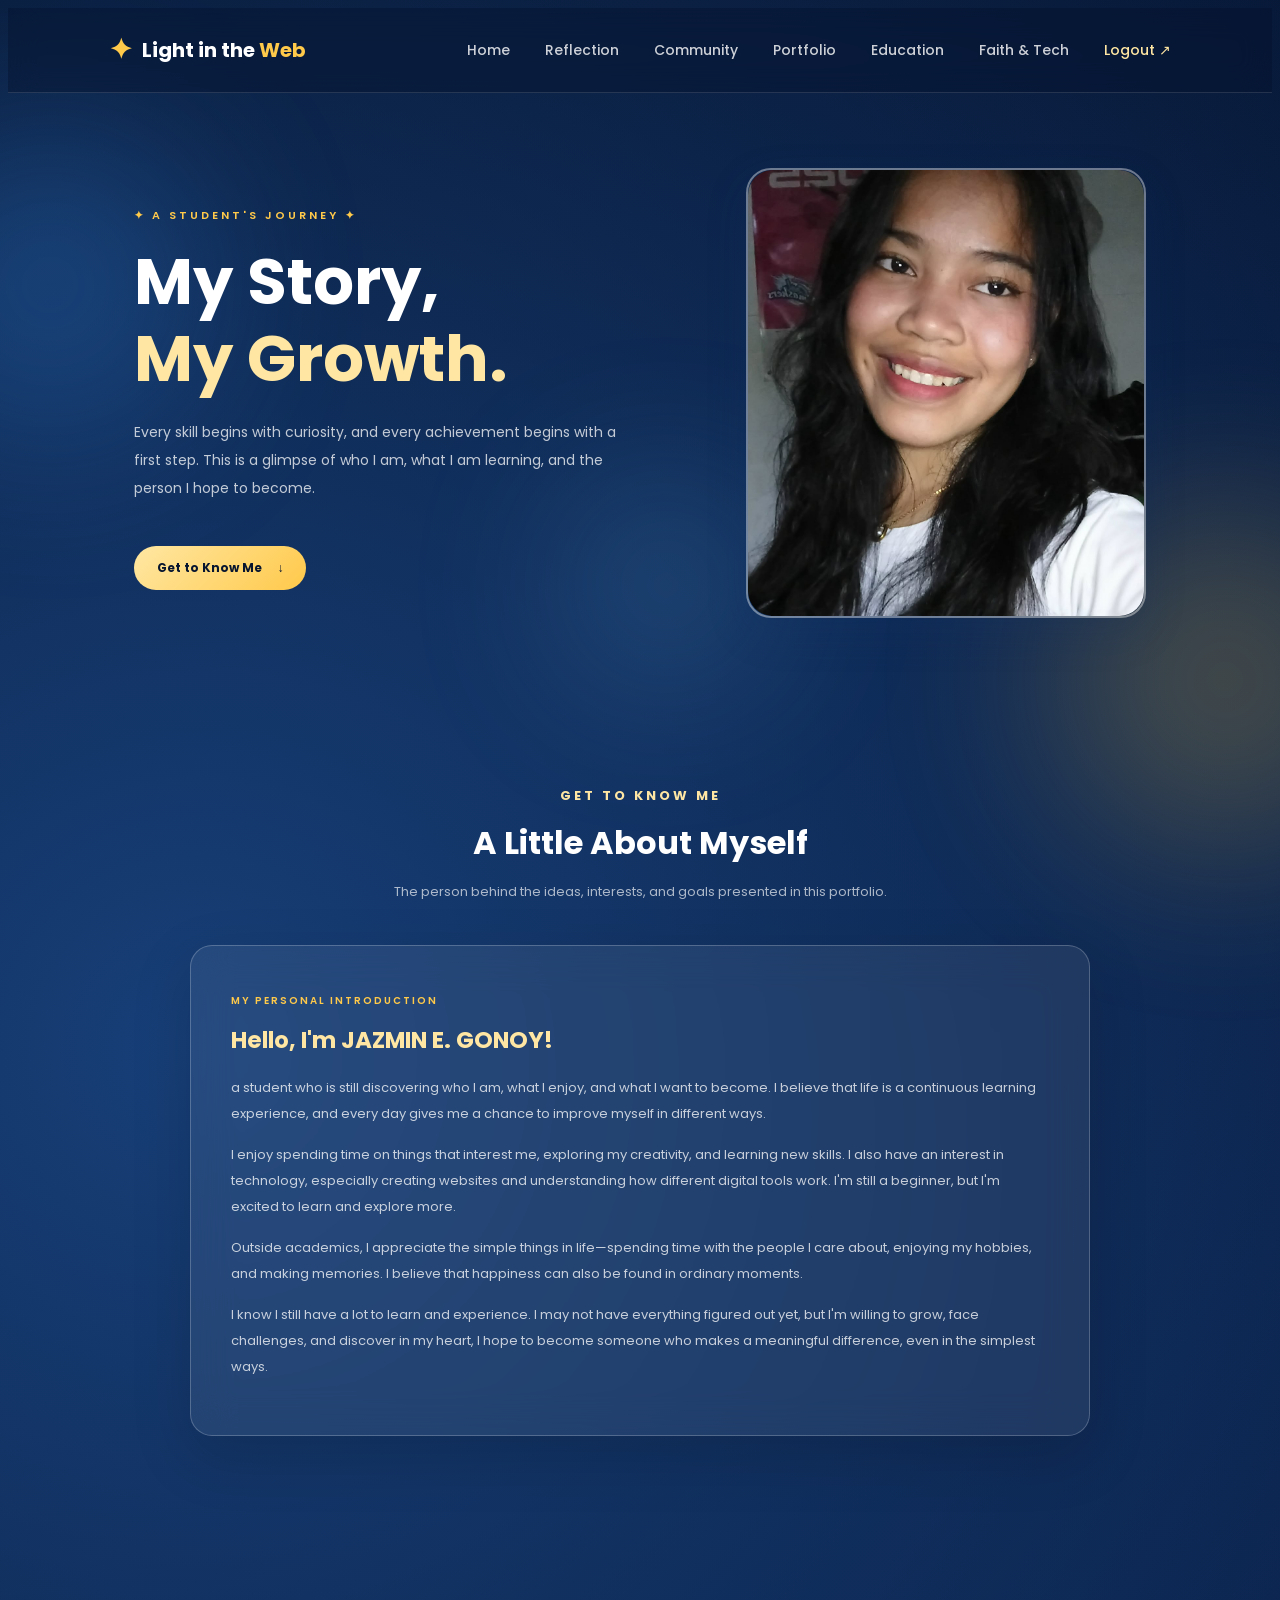
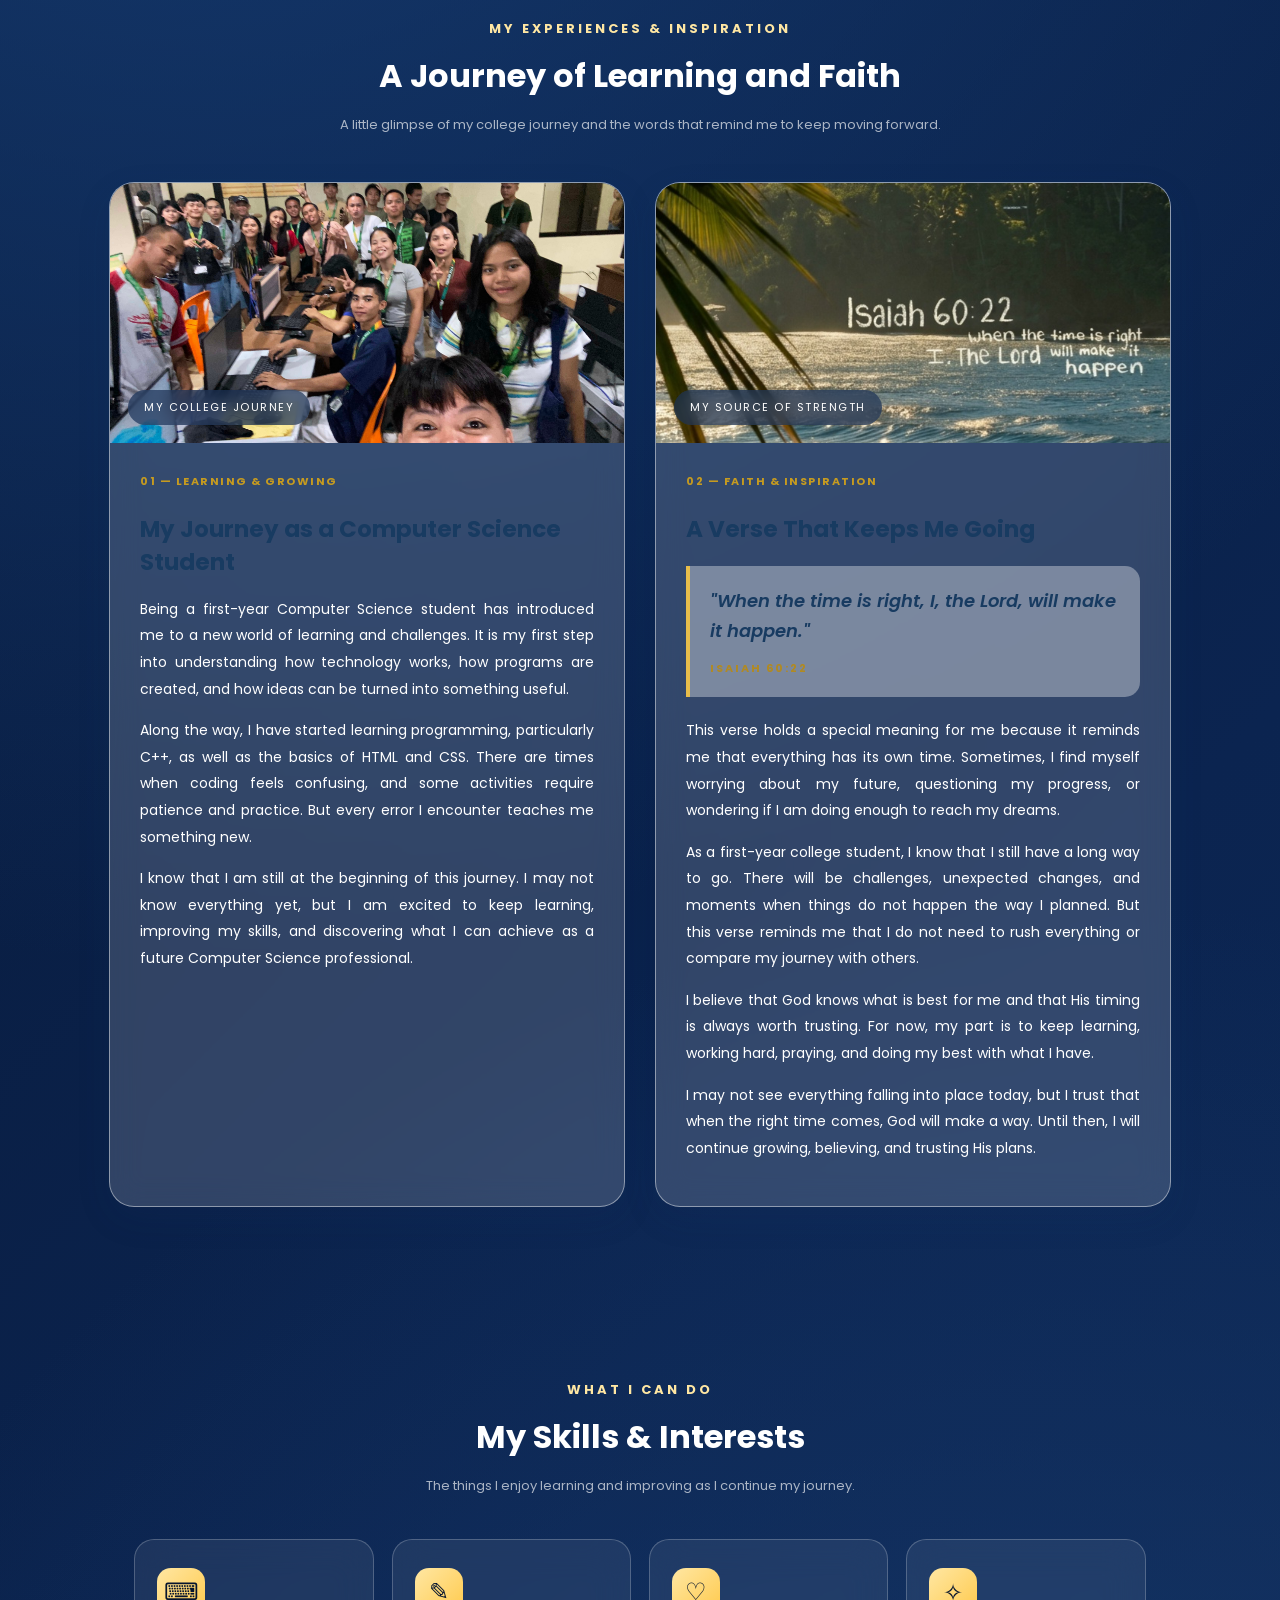
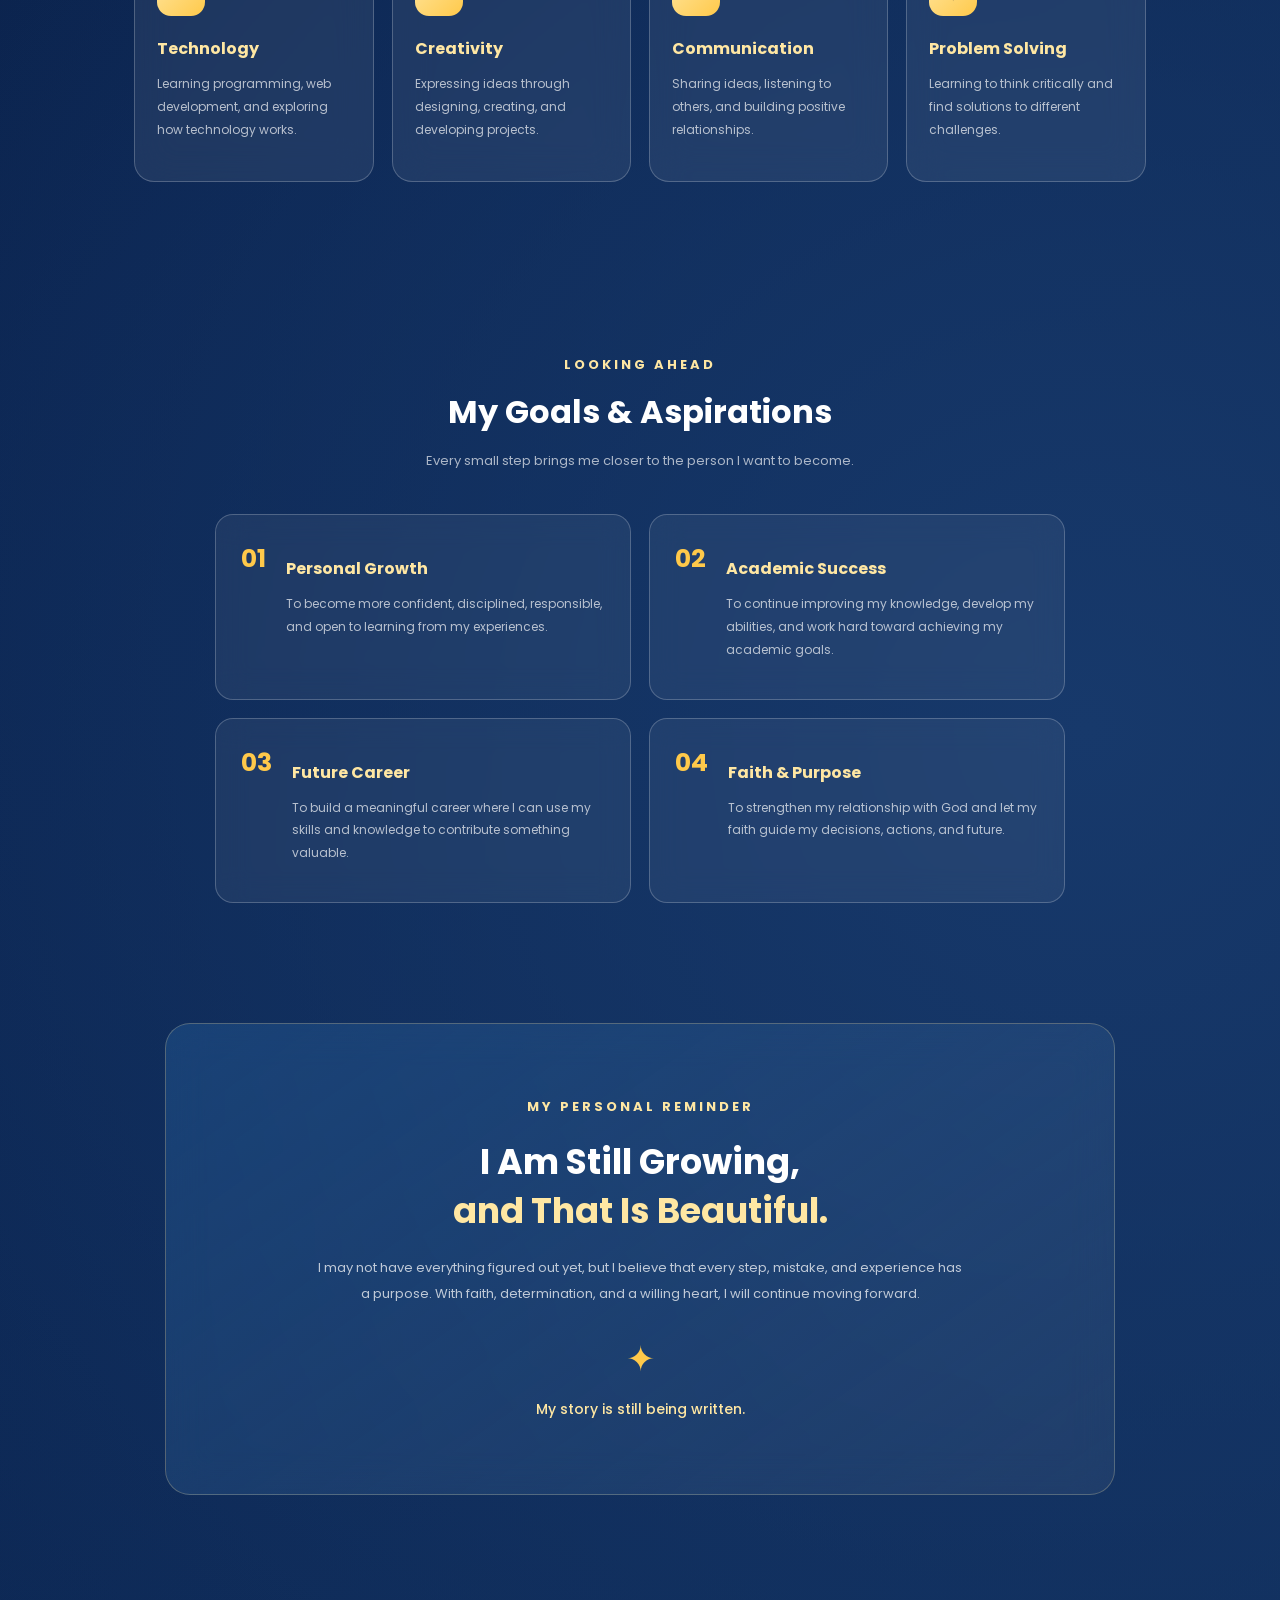
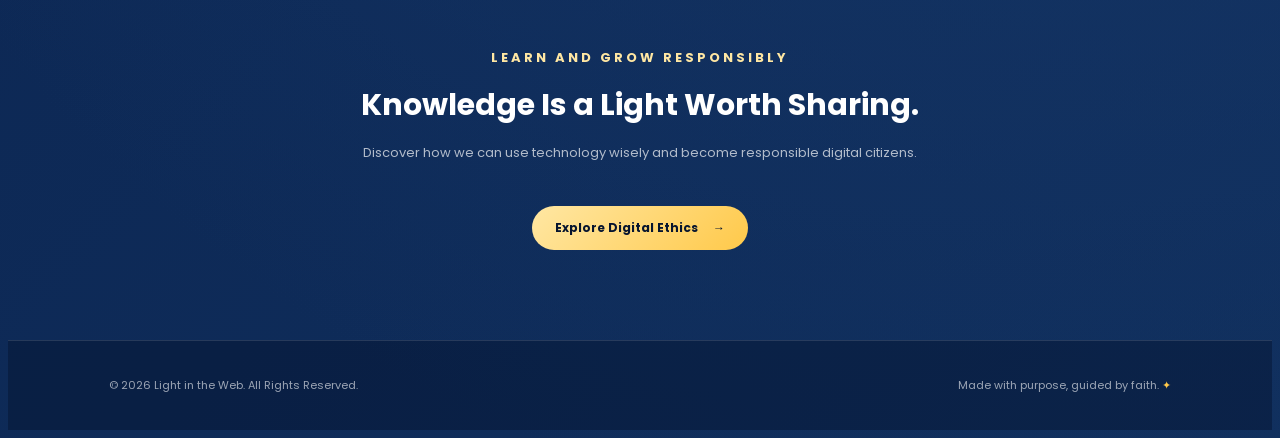
<file: portfolio.html>
<!DOCTYPE html>
<html lang="en">
<style>

</style>
<head>
    <meta charset="UTF-8">
    <meta name="viewport" content="width=device-width, initial-scale=1.0">
    <title>My Portfolio | Light in the Web</title>

    <link rel="stylesheet" href="style.css">

    <link rel="preconnect" href="https://fonts.googleapis.com">
    <link rel="preconnect" href="https://fonts.gstatic.com" crossorigin>
    <link href="https://fonts.googleapis.com/css2?family=Poppins:wght@300;400;500;600;700;800&display=swap" rel="stylesheet">
</head>

<body>

    <!-- BACKGROUND EFFECTS -->
    <div class="background-glow glow-one"></div>
    <div class="background-glow glow-two"></div>
    <div class="background-glow glow-three"></div>

    <!-- HEADER -->
    <header class="header">
        <a href="index.html" class="logo">
            <span class="logo-icon">✦</span>
            <span>Light in the <span class="logo-highlight">Web</span></span>
        </a>

        <nav class="navigation">
            <a href="index.html">Home</a>
            <a href="reflection.html">Reflection</a>
            <a href="community.html">Community</a>
            <a href="portfolio.html">Portfolio</a>
            <a href="education.html">Education</a>
            <a href="faith-tech.html">Faith & Tech</a>
            <a href="index.html" class="logout-link">Logout ↗</a>
        </nav>
    </header>

    <main>

        <!-- HERO SECTION -->
        <section class="portfolio-hero">

            <div class="portfolio-hero-content">

                <p class="welcome-label">
                    ✦ A STUDENT'S JOURNEY ✦
                </p>

                <h1>
                    My Story,
                    <span>My Growth.</span>
                </h1>

                <p>
                    Every skill begins with curiosity, and every
                    achievement begins with a first step. This is
                    a glimpse of who I am, what I am learning,
                    and the person I hope to become.
                </p>

                <a href="#about-me" class="portfolio-button">
                    Get to Know Me <span>↓</span>
                </a>

            </div>

            <div class="portfolio-hero-art">
                <img src="images/ako.jfif" alt="A picture of me">
            </div>

        </section>

        <!-- ABOUT ME -->
        <section class="about-me-section" id="about-me">

            <div class="portfolio-heading">
                <p class="section-label">GET TO KNOW ME</p>
                <h2>A Little About Myself</h2>
                <p>
                    The person behind the ideas, interests,
                    and goals presented in this portfolio.
                </p>
            </div>

            <div class="about-me-card">

                <div class="about-me-content">

                    <span class="card-number">
                        MY PERSONAL INTRODUCTION
                    </span>

                    <h3>Hello, I'm JAZMIN E. GONOY!</h3>

                    <p>
                        a student who is still     
                        discovering who I am, what I enjoy, and what I     
                        want to become. I believe that life is a continuous     
                        learning experience, and every day gives me a     
                        chance to improve myself in different ways.
                    </p>

                    <p>
                        I enjoy spending time on things that interest me,     
                        exploring my creativity, and learning new skills.     
                        I also have an interest in technology, especially     
                        creating websites and understanding how different     
                        digital tools work. I'm still a beginner, but I'm     
                        excited to learn and explore more.
                    </p>

                    <p>
                        Outside academics, I appreciate the simple things
                        in life—spending time with the people I care about,
                        enjoying my hobbies, and making memories. I believe
                        that happiness can also be found in ordinary
                        moments.
                    </p>

                    <p>
                        I know I still have a lot to learn and experience.
                        I may not have everything figured out yet, but
                        I'm willing to grow, face challenges, and discover
                        in my heart, I hope to become someone who makes
                        a meaningful difference, even in the simplest ways.
                    </p>

                </div>

            </div>

        </section>

        <!-- MY JOURNEY & FAVORITE VERSE -->
<section class="journey-faith-section">

    <div class="portfolio-heading">
        <p class="section-label">MY EXPERIENCES & INSPIRATION</p>
        <h2>A Journey of Learning and Faith</h2>
        <p>
            A little glimpse of my college journey and the
            words that remind me to keep moving forward.
        </p>
    </div>

    <div class="journey-faith-container">

        <!-- MY COLLEGE JOURNEY -->
        <article class="journey-faith-card">

            <div class="journey-faith-image">
                <img src="images/my journey.jpg"
                     alt="My journey as a Computer Science student">
                <span class="image-label">MY COLLEGE JOURNEY</span>
            </div>

            <div class="journey-faith-content">

                <span class="card-number">01 — LEARNING & GROWING</span>

                <h3>My Journey as a Computer Science Student</h3>

                <p>
                    Being a first-year Computer Science student
                    has introduced me to a new world of learning
                    and challenges. It is my first step into
                    understanding how technology works, how
                    programs are created, and how ideas can be
                    turned into something useful.
                </p>

                <p>
                    Along the way, I have started learning
                    programming, particularly C++, as well as
                    the basics of HTML and CSS. There are times
                    when coding feels confusing, and some
                    activities require patience and practice.
                    But every error I encounter teaches me
                    something new.
                </p>

                <p>
                    I know that I am still at the beginning
                    of this journey. I may not know everything
                    yet, but I am excited to keep learning,
                    improving my skills, and discovering
                    what I can achieve as a future Computer
                    Science professional.
                </p>

            </div>

        </article>


        <!-- MY FAVORITE BIBLE VERSE -->
        <article class="journey-faith-card">

            <div class="journey-faith-image">
                <img src="images/verse.jpg"
                     alt="A peaceful image representing my faith">
                <span class="image-label">MY SOURCE OF STRENGTH</span>
            </div>

            <div class="journey-faith-content">

                <span class="card-number">02 — FAITH & INSPIRATION</span>

                <h3>A Verse That Keeps Me Going</h3>

                <blockquote class="favorite-verse">
                    "When the time is right, I, the Lord,
            will make it happen."
                    <span>ISAIAH 60:22</span>
                </blockquote>

                <p>
            This verse holds a special meaning for me because
            it reminds me that everything has its own time.
            Sometimes, I find myself worrying about my future,
            questioning my progress, or wondering if I am
            doing enough to reach my dreams.
        </p>

        <p>
            As a first-year college student, I know that I still
            have a long way to go. There will be challenges,
            unexpected changes, and moments when things
            do not happen the way I planned. But this verse
            reminds me that I do not need to rush everything
            or compare my journey with others.
        </p>

        <p>
            I believe that God knows what is best for me and
            that His timing is always worth trusting. For now,
            my part is to keep learning, working hard, praying,
            and doing my best with what I have.
        </p>

        <p>
            I may not see everything falling into place today,
            but I trust that when the right time comes,
            God will make a way. Until then, I will continue
            growing, believing, and trusting His plans.
        </p>

            </div>

        </article>

    </div>

</section>

        <section class="skills-section">

            <div class="portfolio-heading">
                <p class="section-label">WHAT I CAN DO</p>
                <h2>My Skills & Interests</h2>
                <p>
                    The things I enjoy learning and improving
                    as I continue my journey.
                </p>
            </div>

            <div class="skills-grid">

                <article class="skill-card">
                    <span class="skill-icon">⌨</span>
                    <h3>Technology</h3>
                    <p>
                        Learning programming, web development,
                        and exploring how technology works.
                    </p>
                </article>

                <article class="skill-card">
                    <span class="skill-icon">✎</span>
                    <h3>Creativity</h3>
                    <p>
                        Expressing ideas through designing,
                        creating, and developing projects.
                    </p>
                </article>

                <article class="skill-card">
                    <span class="skill-icon">♡</span>
                    <h3>Communication</h3>
                    <p>
                        Sharing ideas, listening to others,
                        and building positive relationships.
                    </p>
                </article>

                <article class="skill-card">
                    <span class="skill-icon">✧</span>
                    <h3>Problem Solving</h3>
                    <p>
                        Learning to think critically and find
                        solutions to different challenges.
                    </p>
                </article>

            </div>

        </section>

        <!-- GOALS -->
        <section class="goals-section">

            <div class="portfolio-heading">
                <p class="section-label">LOOKING AHEAD</p>
                <h2>My Goals & Aspirations</h2>
                <p>
                    Every small step brings me closer to
                    the person I want to become.
                </p>
            </div>

            <div class="goals-container">

                <article class="goal-card">
                    <span class="goal-number">01</span>
                    <div>
                        <h3>Personal Growth</h3>
                        <p>
                            To become more confident, disciplined,
                            responsible, and open to learning
                            from my experiences.
                        </p>
                    </div>
                </article>

                <article class="goal-card">
                    <span class="goal-number">02</span>
                    <div>
                        <h3>Academic Success</h3>
                        <p>
                            To continue improving my knowledge,
                            develop my abilities, and work hard
                            toward achieving my academic goals.
                        </p>
                    </div>
                </article>

                <article class="goal-card">
                    <span class="goal-number">03</span>
                    <div>
                        <h3>Future Career</h3>
                        <p>
                            To build a meaningful career where
                            I can use my skills and knowledge
                            to contribute something valuable.
                        </p>
                    </div>
                </article>

                <article class="goal-card">
                    <span class="goal-number">04</span>
                    <div>
                        <h3>Faith & Purpose</h3>
                        <p>
                            To strengthen my relationship with
                            God and let my faith guide my
                            decisions, actions, and future.
                        </p>
                    </div>
                </article>

            </div>

        </section>

        <section class="portfolio-closing">

            <div class="portfolio-closing-card">

                <p class="section-label">MY PERSONAL REMINDER</p>

                <h2>
                    I Am Still Growing,
                    <span>and That Is Beautiful.</span>
                </h2>

                <p>
                    I may not have everything figured out yet,
                    but I believe that every step, mistake,
                    and experience has a purpose. With faith,
                    determination, and a willing heart,
                    I will continue moving forward.
                </p>

                <span class="portfolio-closing-star">✦</span>

                <h3>My story is still being written.</h3>

            </div>

        </section>

        <!-- NEXT PAGE -->
        <section class="portfolio-next">

            <p class="section-label">LEARN AND GROW RESPONSIBLY</p>

            <h2>Knowledge Is a Light Worth Sharing.</h2>

            <p>
                Discover how we can use technology wisely
                and become responsible digital citizens.
            </p>

            <a href="education.html" class="portfolio-button">
                Explore Digital Ethics <span>→</span>
            </a>

        </section>

    </main>

    <!-- FOOTER -->
    <footer class="footer">
        <p>© 2026 Light in the Web. All Rights Reserved.</p>
        <p>Made with purpose, guided by faith. <span>✦</span></p>
    </footer>

</body>
</html>
</file>
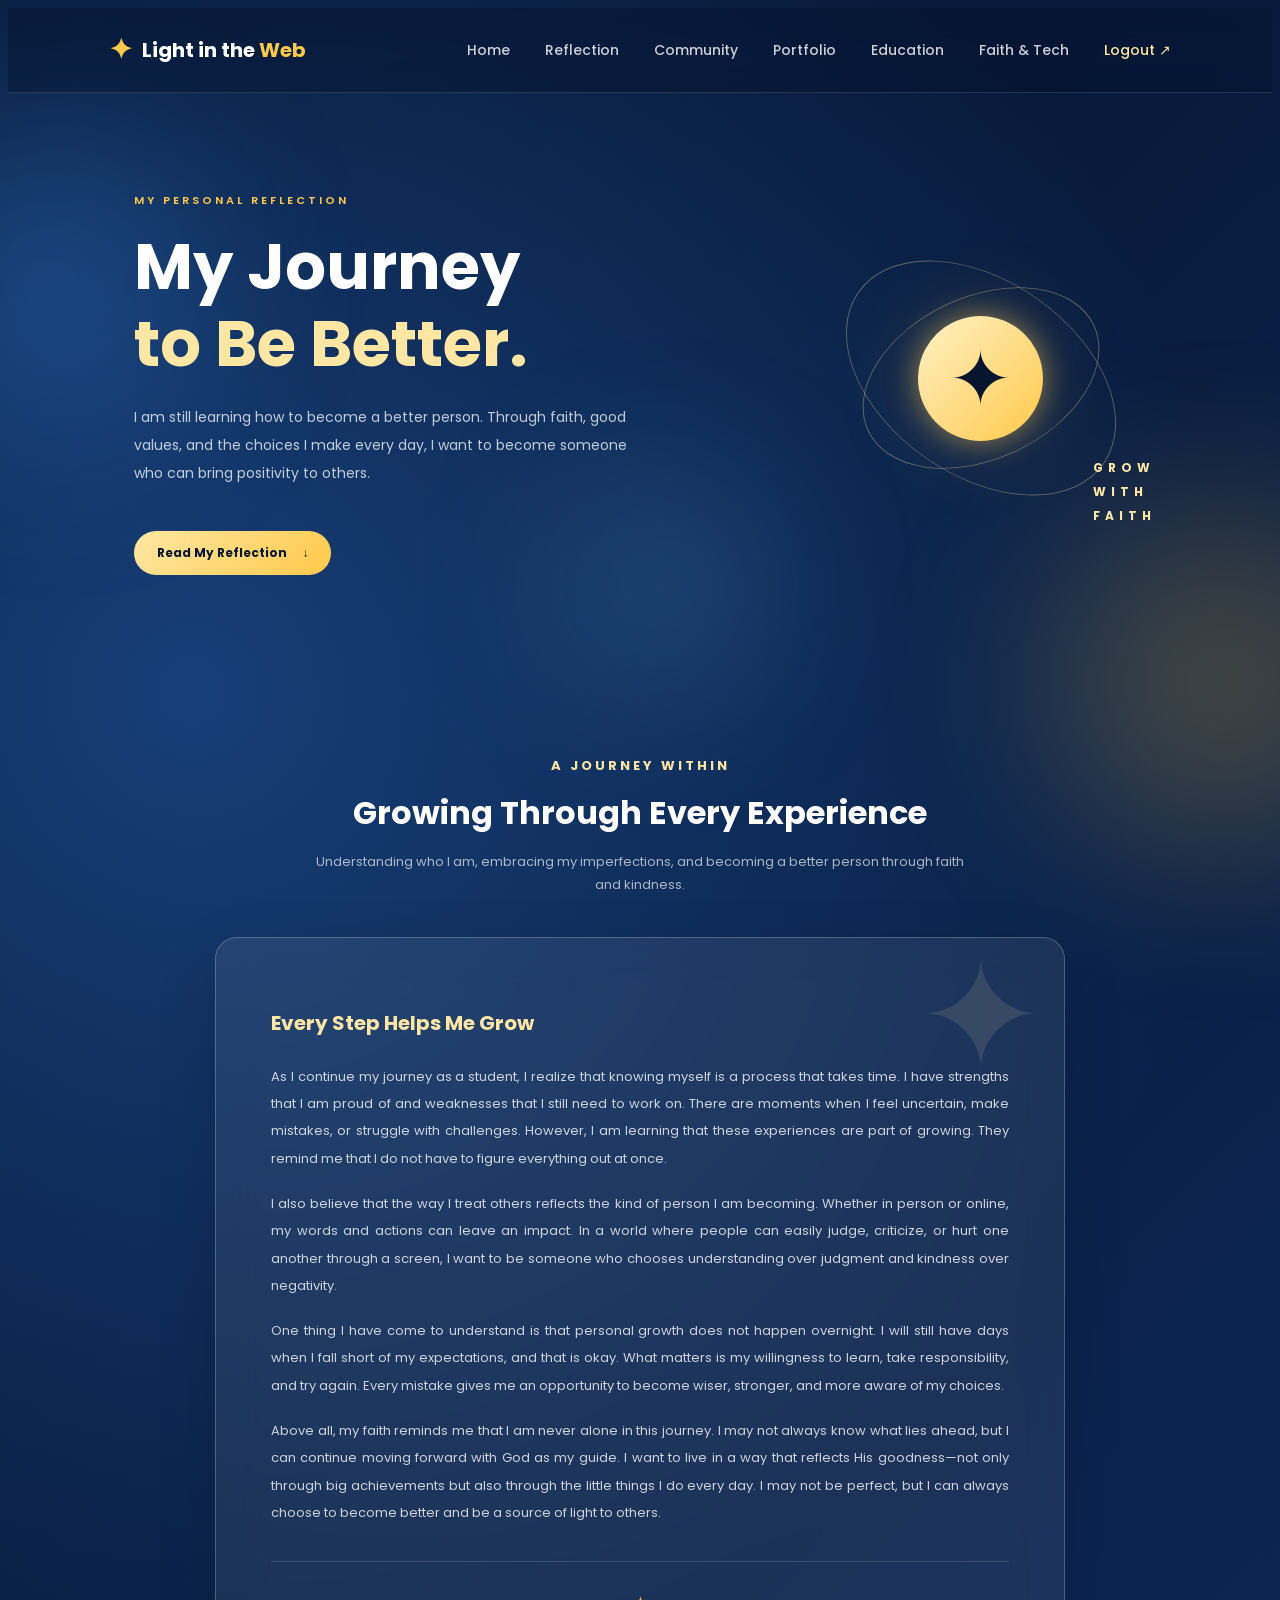
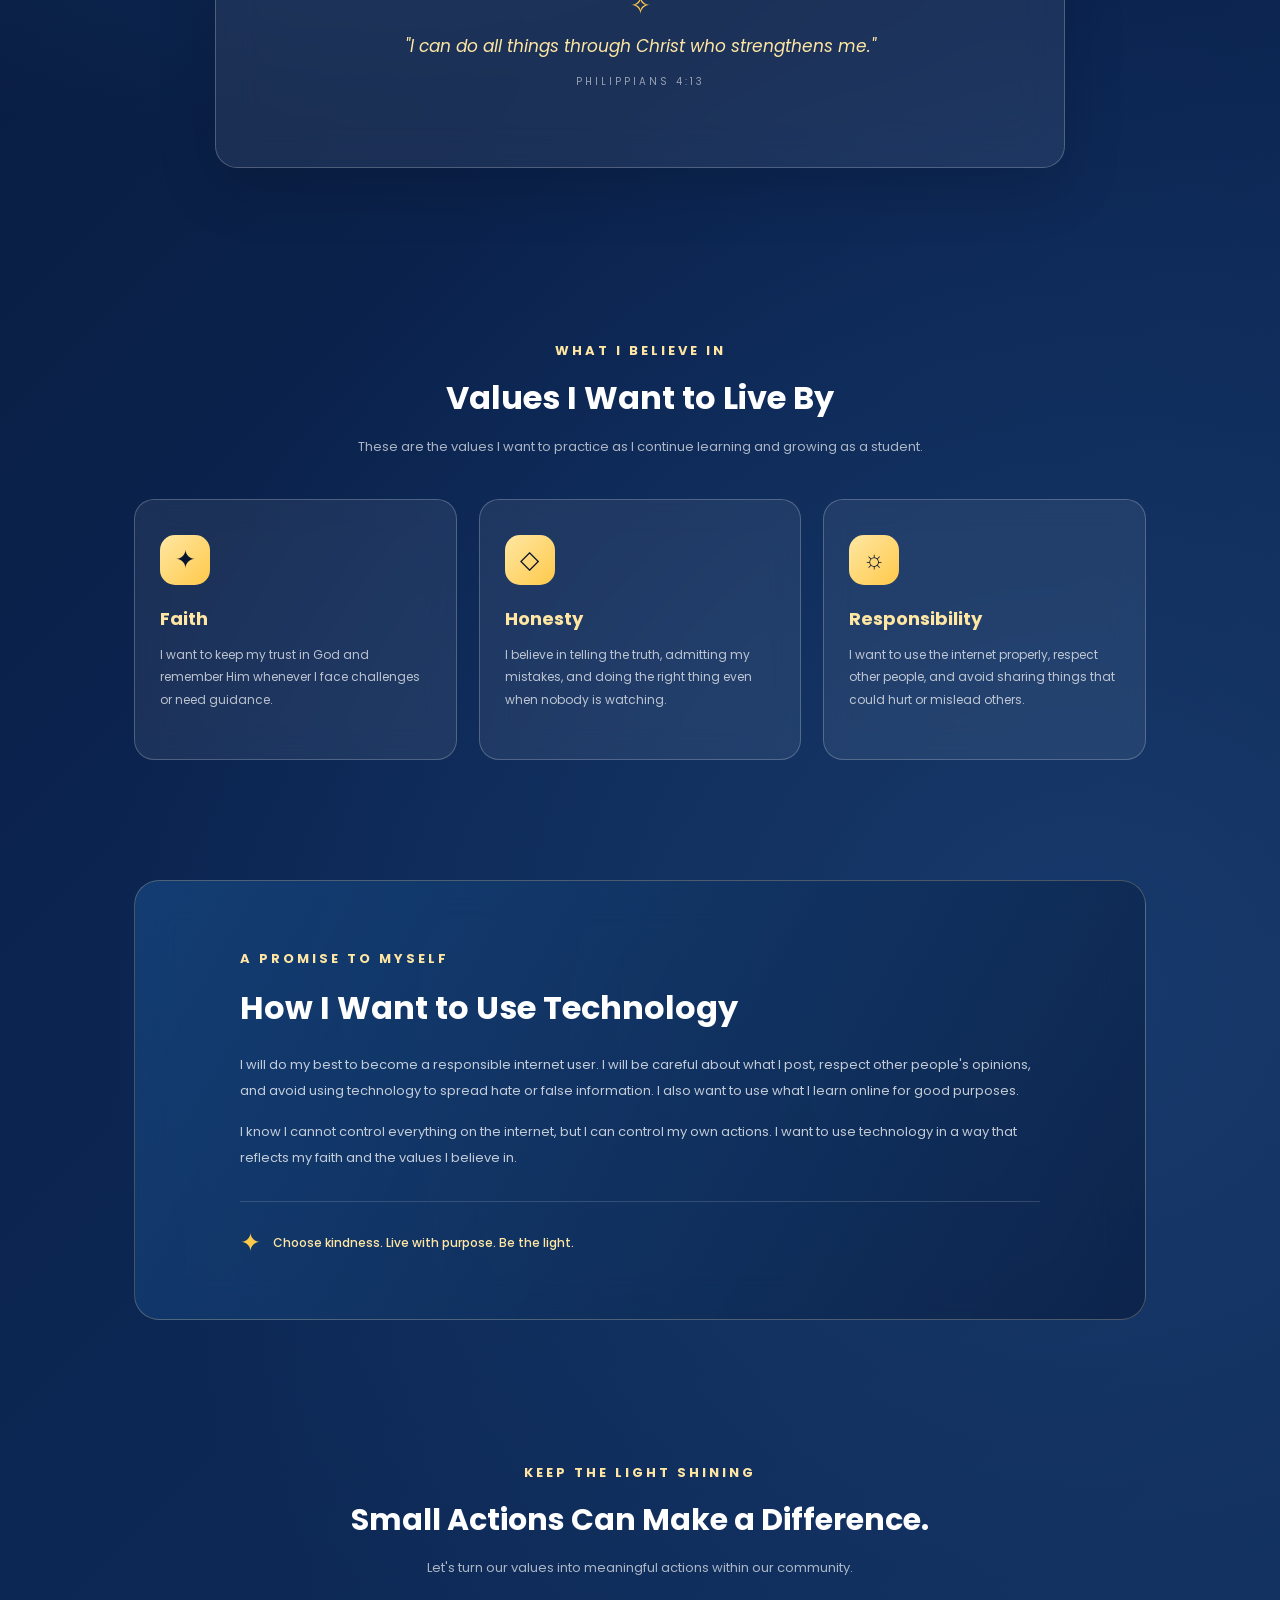
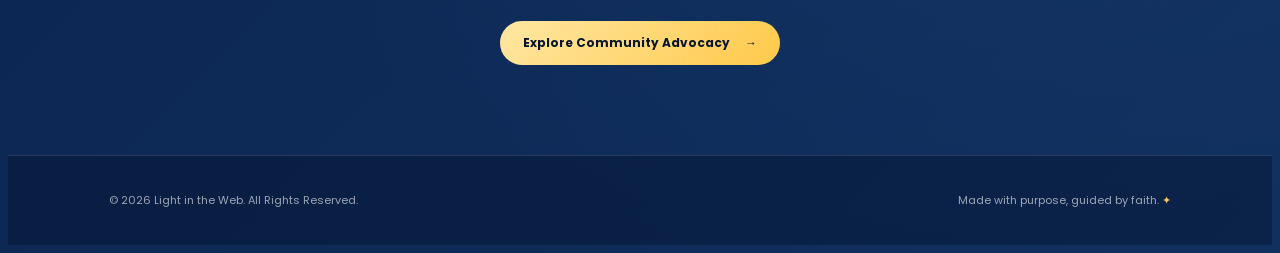
<file: reflection.html>
<!DOCTYPE html>
<html lang="en">
<style>

</style>
<head>
    <meta charset="UTF-8">
    <meta name="viewport" content="width=device-width, initial-scale=1.0">
    <title>Reflection | Light in the Web</title>

    <link rel="stylesheet" href="style.css">

    <link rel="preconnect" href="https://fonts.googleapis.com">
    <link rel="preconnect" href="https://fonts.gstatic.com" crossorigin>
    <link href="https://fonts.googleapis.com/css2?family=Poppins:wght@300;400;500;600;700;800&display=swap" rel="stylesheet">
</head>

<body>

    <div class="background-glow glow-one"></div>
    <div class="background-glow glow-two"></div>
    <div class="background-glow glow-three"></div>

    <header class="header">
        <a href="index.html" class="logo">
            <span class="logo-icon">✦</span>
            <span>Light in the <span class="logo-highlight">Web</span></span>
        </a>

        <nav class="navigation">
            <a href="index.html">Home</a>
            <a href="reflection.html">Reflection</a>
            <a href="community.html">Community</a>
            <a href="portfolio.html">Portfolio</a>
            <a href="education.html">Education</a>
            <a href="faith-tech.html">Faith & Tech</a>
            <a href="index.html" class="logout-link">Logout ↗</a>
        </nav>
    </header>

    <main>

        <section class="reflection-hero">

            <div class="reflection-hero-content">
                <p class="welcome-label">MY PERSONAL REFLECTION</p>

                <h1>
                    My Journey
                    <span>to Be Better.</span>
                </h1>

                <p>
                    I am still learning how to become a better person.
                    Through faith, good values, and the choices I make
                    every day, I want to become someone who can bring
                    positivity to others.
                </p>

                <a href="#reflection" class="reflection-button">
                    Read My Reflection <span>↓</span>
                </a>
            </div>

            <div class="reflection-hero-art">
                <div class="reflection-orbit orbit-one"></div>
                <div class="reflection-orbit orbit-two"></div>

                <div class="reflection-star">
                    ✦
                </div>

                <div class="reflection-art-text">
                    <span>GROW</span>
                    <span>WITH</span>
                    <span>FAITH</span>
                </div>
            </div>

        </section>

        <section id="reflection" class="reflection-content">

            <div class="reflection-heading">
                <p class="section-label">A JOURNEY WITHIN</p>
                <h2>Growing Through Every Experience</h2>
                <p>
                 Understanding who I am, embracing my imperfections,
                and becoming a better person through faith and kindness.
                </p>
            </div>
            <div class="reflection-paper">
            <div class="paper-decoration">✦</div>
            <h3>Every Step Helps Me Grow</h3>

            <p>
                As I continue my journey as a student, I realize that
                knowing myself is a process that takes time. I have
                strengths that I am proud of and weaknesses that I
                still need to work on. There are moments when I feel
                uncertain, make mistakes, or struggle with challenges.
                However, I am learning that these experiences are
                part of growing. They remind me that I do not have
                to figure everything out at once.
            </p>

            <p>
                I also believe that the way I treat others reflects
                the kind of person I am becoming. Whether in person
                or online, my words and actions can leave an impact.
                In a world where people can easily judge, criticize,
                or hurt one another through a screen, I want to be
                someone who chooses understanding over judgment
                and kindness over negativity.
            </p>

            <p>
                One thing I have come to understand is that personal
                growth does not happen overnight. I will still have
                days when I fall short of my expectations, and that
                is okay. What matters is my willingness to learn,
                take responsibility, and try again. Every mistake
                gives me an opportunity to become wiser, stronger,
                and more aware of my choices.
            </p>

            <p>
                Above all, my faith reminds me that I am never alone
                in this journey. I may not always know what lies
                ahead, but I can continue moving forward with God
                as my guide. I want to live in a way that reflects
                His goodness—not only through big achievements
                but also through the little things I do every day.
                I may not be perfect, but I can always choose to
                become better and be a source of light to others.
            </p>

            <div class="reflection-verse">
                <span>✧</span>
                <p>"I can do all things through Christ who strengthens me."</p>
                <small>PHILIPPIANS 4:13</small>
            </div>
        </div>

        </section>

        <section id="values" class="reflection-values">

            <div class="reflection-heading">
                <p class="section-label">WHAT I BELIEVE IN</p>
                <h2>Values I Want to Live By</h2>
                <p>
                    These are the values I want to practice as I
                    continue learning and growing as a student.
                </p>
            </div>

            <div class="reflection-values-grid">

                <article class="reflection-value-card">
                    <div class="value-symbol">✦</div>
                    <h3>Faith</h3>
                    <p>
                        I want to keep my trust in God and remember
                        Him whenever I face challenges or need guidance.
                    </p>
                </article>

                <article class="reflection-value-card">
                    <div class="value-symbol">◇</div>
                    <h3>Honesty</h3>
                    <p>
                        I believe in telling the truth, admitting my
                        mistakes, and doing the right thing even when
                        nobody is watching.
                    </p>
                </article>

                <article class="reflection-value-card">
                    <div class="value-symbol">☼</div>
                    <h3>Responsibility</h3>
                    <p>
                        I want to use the internet properly, respect
                        other people, and avoid sharing things that
                        could hurt or mislead others.
                    </p>
                </article>

            </div>

        </section>

        <section class="promise-section">

            <div class="promise-content">
                <p class="section-label">A PROMISE TO MYSELF</p>

                <h2>How I Want to Use Technology</h2>

                <p>
                    I will do my best to become a responsible internet
                    user. I will be careful about what I post, respect
                    other people's opinions, and avoid using technology
                    to spread hate or false information. I also want
                    to use what I learn online for good purposes.
                </p>

                <p>
                    I know I cannot control everything on the internet,
                    but I can control my own actions. I want to use
                    technology in a way that reflects my faith and
                    the values I believe in.
                </p>

                <div class="promise-signature">
                    <span>✦</span>
                    <p>Choose kindness. Live with purpose. Be the light.</p>
                </div>
            </div>

        </section>

        <section class="next-page-section">
            <p class="section-label">KEEP THE LIGHT SHINING</p>
            <h2>Small Actions Can Make a Difference.</h2>
            <p>
                Let's turn our values into meaningful actions
                within our community.
            </p>

            <a href="community.html" class="reflection-button">
                Explore Community Advocacy <span>→</span>
            </a>
        </section>

    </main>

    <footer class="footer">
        <p>© 2026 Light in the Web. All Rights Reserved.</p>
        <p>Made with purpose, guided by faith. <span>✦</span></p>
    </footer>

</body>
</html>
</file>
<file: style.css>
* {
    box-sizing: border-box;
    font-family: 'Poppins', sans-serif;
    scroll-behavior: smooth;
}

:root {
    --midnight: #07152f;
    --navy: #0b2045;
    --royal-blue: #164b91;
    --sky-blue: #5ca8e8;
    --light-blue: #b9dcff;
    --soft-yellow: #ffe7a3;
    --gold: #ffc94a;
    --white: #ffffff;
    --glass: rgba(255, 255, 255, 0.09);
    --glass-border: rgba(255, 255, 255, 0.22);
}

body {
    min-height: 100vh;
    color: var(--white);
    background:
        radial-gradient(circle at 15% 20%, #173f78 0%, transparent 35%),
        radial-gradient(circle at 85% 75%, #17396b 0%, transparent 35%),
        linear-gradient(135deg, #06132b, #0b2450 55%, #102f5d);
    overflow-x: hidden;
}

/* BACKGROUND GLOW */
.background-glow {
    position: fixed;
    border-radius: 50%;
    filter: blur(90px);
    opacity: 0.25;
    pointer-events: none;
    z-index: 0;
}

.glow-one {
    width: 300px;
    height: 300px;
    background: #3e9bff;
    top: 15%;
    left: -100px;
}

.glow-two {
    width: 350px;
    height: 350px;
    background: #e8b83e;
    bottom: 5%;
    right: -120px;
}

.glow-three {
    width: 180px;
    height: 180px;
    background: #75caff;
    top: 55%;
    left: 45%;
}

/* HEADER */
.header {
    width: 100%;
    min-height: 85px;
    padding: 18px 8%;
    display: flex;
    justify-content: space-between;
    align-items: center;
    position: relative;
    z-index: 10;
    background: rgba(4, 17, 40, 0.35);
    border-bottom: 1px solid rgba(255, 255, 255, 0.12);
    backdrop-filter: blur(15px);
}

.logo {
    display: flex;
    align-items: center;
    gap: 10px;
    color: var(--white);
    text-decoration: none;
    font-size: 20px;
    font-weight: 700;
}

.logo-icon {
    color: var(--gold);
    font-size: 28px;
}

.logo-highlight {
    color: var(--gold);
}
.navigation {
    display: flex;
    gap: 35px;
}

.navigation a {
    color: rgba(255, 255, 255, 0.8);
    text-decoration: none;
    font-size: 14px;
    font-weight: 500;
    transition: 0.3s;
}

.navigation a:hover {
    color: var(--gold);
}

/* MAIN LAYOUT */
.main-container {
    width: 100%;
    min-height: 680px;
    padding: 80px 10%;
    display: flex;
    align-items: center;
    justify-content: center;
    gap: 70px;
    position: relative;
    z-index: 1;
}

.welcome-label,
.card-label,
.section-label {
    color: var(--gold);
    font-size: 11px;
    font-weight: 600;
    letter-spacing: 3px;
}

.welcome-section h1 {
    margin: 20px 0;
    font-size: clamp(38px, 5vw, 60px);
    line-height: 1.2;
    font-weight: 700;
}

.welcome-section h1 span {
    display: block;
    color: var(--soft-yellow);
}
/* LOGIN SECTION */
.login-section {
    width: 100%;
    max-width: 420px;
}

.login-card {
    padding: 40px 35px;
    text-align: center;
    border: 1px solid var(--glass-border);
    border-radius: 25px;
    background: var(--glass);
    backdrop-filter: blur(25px);
    -webkit-backdrop-filter: blur(25px);
    box-shadow: 0 20px 60px rgba(0, 0, 0, 0.25);
}


.login-card h2 {
    margin: 10px 0;
    font-size: 30px;
}

.login-subtitle {
    margin-bottom: 30px;
    color: rgba(255, 255, 255, 0.65);
    font-size: 12px;
}

/* FORM INPUTS */
.input-group {
    margin-bottom: 20px;
    text-align: left;
}

.input-group label {
    display: block;
    margin-bottom: 9px;
    font-size: 12px;
    font-weight: 500;
    color: var(--soft-yellow);
}

.input-wrapper {
    display: flex;
    align-items: center;
    gap: 10px;
    padding: 0 14px;
    border: 1px solid rgba(255, 255, 255, 0.2);
    border-radius: 12px;
    background: rgba(255, 255, 255, 0.08);
    transition: 0.3s;
}

.input-wrapper:focus-within {
    border-color: var(--gold);
    box-shadow: 0 0 15px rgba(255, 201, 74, 0.12);
}

.input-icon {
    color: var(--gold);
    font-size: 18px;
}

.input-wrapper input {
    width: 100%;
    height: 48px;
    border: none;
    outline: none;
    color: var(--white);
    background: transparent;
    font-size: 12px;
}

.input-wrapper input::placeholder {
    color: rgba(255, 255, 255, 0.45);
}

.toggle-password {
    border: none;
    color: var(--soft-yellow);
    background: transparent;
    font-size: 11px;
    cursor: pointer;
}

/* LOGIN BUTTON */
.login-button {
    width: 100%;
    margin-top: 10px;
    padding: 15px 20px;
    display: flex;
    justify-content: center;
    align-items: center;
    gap: 12px;
    border: none;
    border-radius: 12px;
    color: var(--midnight);
    background: linear-gradient(135deg, var(--soft-yellow), var(--gold));
    font-size: 13px;
    font-weight: 700;
    cursor: pointer;
    transition: 0.3s;
}

.login-button:hover {
    transform: translateY(-3px);
    box-shadow: 0 8px 25px rgba(255, 201, 74, 0.25);
}

.button-arrow {
    font-size: 18px;
}

/* FORM MESSAGES */
.error-message {
    min-height: 18px;
    margin: -5px 0 8px;
    color: #ffaaaa;
    font-size: 11px;
    text-align: left;
}

/* FOOTER */
.footer {
    padding: 25px 8%;
    display: flex;
    justify-content: space-between;
    align-items: center;
    gap: 15px;
    border-top: 1px solid rgba(255, 255, 255, 0.12);
    background: rgba(4, 17, 40, 0.4);
    position: relative;
    z-index: 1;
}

.footer p {
    color: rgba(255, 255, 255, 0.6);
    font-size: 11px;
}

.footer span {
    color: var(--gold);
}

/* RESPONSIVE DESIGN */
@media (max-width: 900px) {
    .main-container {
        padding: 65px 6%;
        gap: 35px;
    }

    .welcome-section h1 {
        font-size: 42px;
    }

    .login-card {
        padding: 35px 25px;
    }
}

@media (max-width: 700px) {
    .header {
        padding: 18px 6%;
        flex-direction: column;
        gap: 15px;
    }

    .navigation {
        gap: 22px;
    }

    .main-container {
        flex-direction: column;
        text-align: center;
        padding: 55px 7%;
    }

    .welcome-section {
        max-width: 100%;
    }

    .welcome-description {
        margin: 0 auto;
    }

    .welcome-quote {
        text-align: left;
    }

    .login-section {
        max-width: 450px;
    }

    .values-container {
        grid-template-columns: 1fr;
    }

    .footer {
        flex-direction: column;
        text-align: center;
    }
}

@media (max-width: 400px) {
    .logo {
        font-size: 18px;
    }

    .navigation {
        gap: 15px;
    }

    .navigation a {
        font-size: 12px;
    }

    .welcome-section h1 {
        font-size: 35px;
    }

    .login-card {
        padding: 30px 20px;
    }
}

/* =========================================
   PERSONAL REFLECTION PAGE
========================================= */

/* HEADER LINK */
.logout-link {
    color: var(--soft-yellow) !important;
}

/* REFLECTION HERO */
.reflection-hero {
    min-height: 570px;
    padding: 80px 10%;
    display: flex;
    align-items: center;
    justify-content: space-between;
    gap: 50px;
    position: relative;
    z-index: 1;
}

.reflection-hero-content {
    max-width: 580px;
    flex: 1;
}

.reflection-hero-content h1 {
    margin: 20px 0;
    font-size: clamp(42px, 5vw, 65px);
    line-height: 1.2;
}

.reflection-hero-content h1 span {
    display: block;
    color: var(--soft-yellow);
}

.reflection-hero-content > p:not(.welcome-label) {
    max-width: 500px;
    color: rgba(255, 255, 255, 0.75);
    font-size: 14px;
    line-height: 2;
}

.reflection-button {
    display: inline-flex;
    align-items: center;
    gap: 15px;
    margin-top: 30px;
    padding: 13px 23px;
    border-radius: 30px;
    background: linear-gradient(135deg, var(--soft-yellow), var(--gold));
    color: var(--midnight);
    font-size: 12px;
    font-weight: 700;
    text-decoration: none;
    transition: 0.3s;
}

.reflection-button:hover {
    transform: translateY(-4px);
    box-shadow: 0 8px 25px rgba(255, 201, 74, 0.25);
}

/* DECORATIVE HERO ART */
.reflection-hero-art {
    width: 330px;
    height: 330px;
    flex-shrink: 0;
    position: relative;
    display: flex;
    align-items: center;
    justify-content: center;
}

.reflection-orbit {
    position: absolute;
    border: 1px solid rgba(255, 231, 163, 0.35);
    border-radius: 50%;
}

.orbit-one {
    width: 250px;
    height: 250px;
    transform: rotate(-25deg) scaleY(0.65);
}

.orbit-two {
    width: 300px;
    height: 300px;
    transform: rotate(35deg) scaleY(0.65);
}

.reflection-star {
    width: 125px;
    height: 125px;
    display: flex;
    align-items: center;
    justify-content: center;
    border-radius: 50%;
    color: var(--midnight);
    background: linear-gradient(135deg, #fff1c6, var(--gold));
    font-size: 75px;
    box-shadow:
        0 0 30px rgba(255, 201, 74, 0.5),
        0 0 90px rgba(255, 201, 74, 0.2);
}

.reflection-art-text {
    position: absolute;
    right: -10px;
    bottom: 15px;
    display: flex;
    flex-direction: column;
    color: var(--soft-yellow);
    font-size: 12px;
    font-weight: 700;
    letter-spacing: 5px;
    line-height: 2;
}

/* REFLECTION CONTENT */
.reflection-content,
.reflection-values {
    padding: 80px 10%;
    position: relative;
    z-index: 1;
}

.reflection-heading {
    max-width: 650px;
    margin: 0 auto 40px;
    text-align: center;
}

.reflection-heading h2 {
    margin: 12px 0;
    font-size: 32px;
}

.reflection-heading > p:last-child {
    color: rgba(255, 255, 255, 0.65);
    font-size: 13px;
    line-height: 1.8;
}

/* GLASS REFLECTION PAPER */
.reflection-paper {
    max-width: 850px;
    margin: auto;
    padding: 50px 55px;
    position: relative;
    overflow: hidden;
    border: 1px solid var(--glass-border);
    border-radius: 22px;
    background: rgba(255, 255, 255, 0.07);
    backdrop-filter: blur(20px);
    -webkit-backdrop-filter: blur(20px);
    box-shadow: 0 20px 60px rgba(0, 0, 0, 0.15);
}

.paper-decoration {
    position: absolute;
    top: -35px;
    right: 20px;
    color: rgba(255, 231, 163, 0.12);
    font-size: 150px;
}

.reflection-paper h3 {
    margin-bottom: 25px;
    color: var(--soft-yellow);
    font-size: 20px;
}

.reflection-paper > p {
    margin-bottom: 18px;
    color: rgba(255, 255, 255, 0.78);
    font-size: 13px;
    line-height: 2.1;
    text-align: justify;
}

/* BIBLE VERSE */
.reflection-verse {
    margin-top: 35px;
    padding: 25px;
    text-align: center;
    border-top: 1px solid rgba(255, 255, 255, 0.15);
}

.reflection-verse span {
    color: var(--gold);
    font-size: 25px;
}

.reflection-verse p {
    margin: 8px 0;
    color: var(--soft-yellow);
    font-size: 17px;
    font-style: italic;
}

.reflection-verse small {
    color: rgba(255, 255, 255, 0.55);
    font-size: 10px;
    letter-spacing: 3px;
}

/* PERSONAL VALUES */
.reflection-values-grid {
    display: grid;
    grid-template-columns: repeat(3, 1fr);
    gap: 22px;
}

.reflection-value-card {
    padding: 35px 25px;
    border: 1px solid var(--glass-border);
    border-radius: 20px;
    background: rgba(255, 255, 255, 0.07);
    backdrop-filter: blur(15px);
    -webkit-backdrop-filter: blur(15px);
    transition: 0.3s;
}

.reflection-value-card:hover {
    transform: translateY(-7px);
    border-color: var(--gold);
    background: rgba(255, 255, 255, 0.11);
}

.value-symbol {
    width: 50px;
    height: 50px;
    display: flex;
    align-items: center;
    justify-content: center;
    border-radius: 15px;
    color: var(--midnight);
    background: linear-gradient(135deg, var(--soft-yellow), var(--gold));
    font-size: 25px;
}

.reflection-value-card h3 {
    margin: 20px 0 10px;
    color: var(--soft-yellow);
    font-size: 18px;
}

.reflection-value-card p {
    color: rgba(255, 255, 255, 0.7);
    font-size: 12px;
    line-height: 1.9;
}

/* PROMISE SECTION */
.promise-section {
    margin: 40px 10%;
    padding: 55px;
    position: relative;
    z-index: 1;
    border: 1px solid rgba(255, 231, 163, 0.25);
    border-radius: 25px;
    background:
        linear-gradient(120deg,
        rgba(24, 74, 133, 0.65),
        rgba(10, 31, 67, 0.75));
    backdrop-filter: blur(20px);
}

.promise-content {
    max-width: 800px;
    margin: auto;
}

.promise-content h2 {
    margin: 15px 0 20px;
    font-size: 32px;
}

.promise-content > p:not(.section-label) {
    margin-bottom: 15px;
    color: rgba(255, 255, 255, 0.75);
    font-size: 13px;
    line-height: 2;
}

.promise-signature {
    margin-top: 30px;
    padding-top: 20px;
    display: flex;
    align-items: center;
    gap: 12px;
    border-top: 1px solid rgba(255, 255, 255, 0.15);
}

.promise-signature span {
    color: var(--gold);
    font-size: 25px;
}

.promise-signature p {
    color: var(--soft-yellow);
    font-size: 12px;
    font-weight: 500;
}

/* NEXT PAGE */
.next-page-section {
    padding: 90px 10%;
    text-align: center;
    position: relative;
    z-index: 1;
}

.next-page-section h2 {
    margin: 15px 0;
    font-size: 30px;
}

.next-page-section > p:not(.section-label) {
    color: rgba(255, 255, 255, 0.65);
    font-size: 13px;
}

/* REFLECTION RESPONSIVENESS */
@media (max-width: 850px) {
    .reflection-hero {
        padding: 65px 7%;
        gap: 20px;
    }

    .reflection-hero-art {
        width: 250px;
        height: 250px;
    }

    .reflection-star {
        width: 100px;
        height: 100px;
        font-size: 60px;
    }

    .orbit-one {
        width: 200px;
        height: 200px;
    }

    .orbit-two {
        width: 240px;
        height: 240px;
    }

    .reflection-values-grid {
        gap: 12px;
    }

    .reflection-value-card {
        padding: 25px 18px;
    }
}

@media (max-width: 700px) {
    .reflection-hero {
        flex-direction: column;
        text-align: center;
    }

    .reflection-hero-content > p:not(.welcome-label) {
        margin: auto;
    }

    .reflection-hero-art {
        margin-top: 25px;
    }

    .reflection-content,
    .reflection-values {
        padding: 60px 7%;
    }

    .reflection-paper {
        padding: 35px 25px;
    }

    .reflection-paper > p {
        text-align: left;
    }

    .reflection-values-grid {
        grid-template-columns: 1fr;
    }

    .promise-section {
        margin: 30px 6%;
        padding: 35px 25px;
    }

    .promise-content h2 {
        font-size: 26px;
    }

    .next-page-section {
        padding: 65px 7%;
    }
}
.community-hero {
    min-height: 550px;
    padding: 75px 10%;
    display: flex;
    align-items: center;
    justify-content: space-between;
    gap: 50px;
    position: relative;
    z-index: 1;
}

.community-hero-content {
    max-width: 600px;
    flex: 1;
}

.community-hero-content h1 {
    margin: 20px 0;
    font-size: clamp(42px, 5vw, 65px);
    line-height: 1.2;
}

.community-hero-content h1 span {
    display: block;
    color: var(--soft-yellow);
}

.community-hero-content > p:not(.welcome-label) {
    max-width: 500px;
    color: rgba(255, 255, 255, 0.75);
    font-size: 14px;
    line-height: 2;
}

.community-button {
    display: inline-flex;
    align-items: center;
    gap: 15px;
    margin-top: 30px;
    padding: 13px 23px;
    border-radius: 30px;
    color: var(--midnight);
    background: linear-gradient(135deg, var(--soft-yellow), var(--gold));
    font-size: 12px;
    font-weight: 700;
    text-decoration: none;
    transition: 0.3s;
}

.community-button:hover {
    transform: translateY(-4px);
    box-shadow: 0 8px 25px rgba(255, 201, 74, 0.25);
}

/* COMMUNITY HERO ART */
.community-hero-art {
    width: 330px;
    height: 330px;
    flex-shrink: 0;
    position: relative;
    display: flex;
    align-items: center;
    justify-content: center;
}

.community-orbit {
    position: absolute;
    border: 1px solid rgba(255, 231, 163, 0.4);
    border-radius: 50%;
}

.community-orbit-one {
    width: 260px;
    height: 260px;
    transform: rotate(30deg) scaleY(0.7);
}

.community-orbit-two {
    width: 300px;
    height: 300px;
    transform: rotate(-35deg) scaleY(0.7);
}

.community-glow {
    position: absolute;
    color: rgba(255, 231, 163, 0.25);
    font-size: 150px;
    filter: blur(2px);
}

.community-main-icon {
    width: 125px;
    height: 125px;
    display: flex;
    align-items: center;
    justify-content: center;
    border-radius: 50%;
    color: var(--midnight);
    background: linear-gradient(135deg, #fff1c6, var(--gold));
    font-size: 75px;
    box-shadow:
        0 0 30px rgba(255, 201, 74, 0.4),
        0 0 90px rgba(255, 201, 74, 0.15);
    z-index: 1;
}

.community-star {
    position: absolute;
    color: var(--gold);
    font-size: 25px;
}

.community-star-one {
    top: 35px;
    right: 35px;
}

.community-star-two {
    bottom: 45px;
    left: 25px;
}

.community-star-three {
    top: 90px;
    left: 15px;
    font-size: 17px;
}

/* SECTION INTRO */
.advocacy-intro {
    max-width: 850px;
    margin: 0 auto;
    padding: 80px 30px 60px;
    text-align: center;
    position: relative;
    z-index: 1;
}

.advocacy-intro h2,
.community-heading h2 {
    margin: 15px 0;
    font-size: 32px;
}

.advocacy-intro > p:not(.section-label) {
    margin: 15px auto;
    color: rgba(255, 255, 255, 0.72);
    font-size: 13px;
    line-height: 2;
}

.advocacy-intro strong {
    color: var(--soft-yellow);
}

/* ADVOCACY CARDS */
.advocacy-section {
    padding: 60px 10% 90px;
    position: relative;
    z-index: 1;
}

.community-heading {
    margin-bottom: 40px;
    text-align: center;
}

.community-heading > p:last-child {
    color: rgba(255, 255, 255, 0.65);
    font-size: 13px;
}

.advocacy-grid {
    display: grid;
    grid-template-columns: repeat(3, 1fr);
    gap: 22px;
}

.advocacy-card {
    min-height: 330px;
    padding: 30px 25px;
    display: flex;
    flex-direction: column;
    border: 1px solid var(--glass-border);
    border-radius: 20px;
    background: rgba(255, 255, 255, 0.07);
    backdrop-filter: blur(18px);
    -webkit-backdrop-filter: blur(18px);
    transition: 0.3s;
}

.advocacy-card:hover {
    transform: translateY(-8px);
    border-color: var(--gold);
    background: rgba(255, 255, 255, 0.11);
}

.advocacy-icon {
    width: 55px;
    height: 55px;
    margin-bottom: 25px;
    display: flex;
    align-items: center;
    justify-content: center;
    border-radius: 16px;
    color: var(--midnight);
    background: linear-gradient(135deg, var(--soft-yellow), var(--gold));
    font-size: 28px;
}

.advocacy-number {
    color: var(--gold);
    font-size: 10px;
    font-weight: 600;
    letter-spacing: 2px;
}

.advocacy-card h3 {
    margin: 13px 0;
    font-size: 18px;
}

.advocacy-card > p {
    margin-bottom: 25px;
    color: rgba(255, 255, 255, 0.68);
    font-size: 12px;
    line-height: 1.9;
}

.advocacy-card-footer {
    margin-top: auto;
    padding-top: 15px;
    display: flex;
    justify-content: space-between;
    align-items: center;
    border-top: 1px solid rgba(255, 255, 255, 0.13);
}

.advocacy-card-footer span:first-child {
    color: var(--soft-yellow);
    font-size: 10px;
}

.advocacy-card-footer span:last-child {
    color: var(--gold);
}

/* PARTICIPATION SECTION */
.participate-section {
    padding: 80px 10%;
    display: grid;
    grid-template-columns: 1.2fr 0.8fr;
    align-items: center;
    gap: 50px;
    position: relative;
    z-index: 1;
}

.participate-content h2 {
    margin: 15px 0;
    font-size: 32px;
}

.participate-description {
    max-width: 550px;
    margin-bottom: 25px;
    color: rgba(255, 255, 255, 0.68);
    font-size: 13px;
    line-height: 1.9;
}

.participate-list {
    display: flex;
    flex-direction: column;
    gap: 12px;
}

.participate-item {
    padding: 13px 16px;
    display: flex;
    align-items: center;
    gap: 15px;
    border: 1px solid rgba(255, 255, 255, 0.12);
    border-radius: 12px;
    background: rgba(255, 255, 255, 0.05);
    transition: 0.3s;
}

.participate-item:hover {
    border-color: rgba(255, 201, 74, 0.5);
    background: rgba(255, 255, 255, 0.09);
}

.participate-item span {
    color: var(--gold);
    font-size: 12px;
    font-weight: 700;
}

.participate-item p {
    color: rgba(255, 255, 255, 0.8);
    font-size: 12px;
}

/* QUOTE CARD */
.participate-quote {
    min-height: 330px;
    padding: 40px 30px;
    display: flex;
    flex-direction: column;
    justify-content: center;
    text-align: center;
    border: 1px solid rgba(255, 231, 163, 0.25);
    border-radius: 22px;
    background:
        linear-gradient(145deg,
        rgba(36, 91, 151, 0.45),
        rgba(255, 255, 255, 0.06));
    backdrop-filter: blur(20px);
}

.quote-decoration,
.quote-bottom {
    color: var(--gold);
    font-size: 30px;
}

.participate-quote h3 {
    margin: 20px 0;
    color: var(--soft-yellow);
    font-size: 22px;
    line-height: 1.6;
    font-weight: 500;
}

.participate-quote p {
    color: rgba(255, 255, 255, 0.7);
    font-size: 12px;
    line-height: 1.8;
}

.quote-bottom {
    margin-top: 20px;
}

/* CLOSING MESSAGE */
.community-closing {
    padding: 50px 10% 80px;
    position: relative;
    z-index: 1;
}

.closing-glass {
    max-width: 1000px;
    margin: auto;
    padding: 60px 50px;
    text-align: center;
    border: 1px solid rgba(255, 231, 163, 0.25);
    border-radius: 25px;
    background:
        linear-gradient(120deg,
        rgba(24, 74, 133, 0.6),
        rgba(10, 31, 67, 0.75));
    backdrop-filter: blur(20px);
    -webkit-backdrop-filter: blur(20px);
    box-shadow: 0 20px 60px rgba(0, 0, 0, 0.15);
}

.closing-glass h2 {
    margin: 18px 0;
    font-size: 35px;
    line-height: 1.4;
}

.closing-glass h2 span {
    display: block;
    color: var(--soft-yellow);
}

.closing-glass > p:not(.section-label) {
    max-width: 700px;
    margin: 0 auto;
    color: rgba(255, 255, 255, 0.73);
    font-size: 13px;
    line-height: 2;
}

.closing-symbol {
    margin: 25px 0 10px;
    color: var(--gold);
    font-size: 35px;
}

.closing-glass .closing-message {
    color: var(--soft-yellow) !important;
    font-size: 11px !important;
    font-weight: 600;
    letter-spacing: 1px;
}

/* NEXT PAGE */
.community-next {
    padding: 70px 10% 90px;
    text-align: center;
    position: relative;
    z-index: 1;
}

.community-next h2 {
    margin: 15px 0;
    font-size: 30px;
}

.community-next > p:not(.section-label) {
    color: rgba(255, 255, 255, 0.68);
    font-size: 13px;
}


/* ===== COMMUNITY SECTION ===== */

.community-section {
    padding: 90px 8%;
    background:
        radial-gradient(circle at 15% 20%, #173f78 0%, transparent 35%),
        radial-gradient(circle at 85% 75%, #17396b 0%, transparent 35%),
        linear-gradient(135deg, #06132b, #0b2450 55%, #102f5d);
    color: gold;
}

.community-heading {
    text-align: center;
    max-width: 750px;
    margin: 0 auto 55px;
}

.section-subtitle {
    color: gold;
    font-size: 12px;
    font-weight: 700;
    letter-spacing: 3px;
}

.community-heading h2 {
    font-size: 42px;
    margin: 15px 0;
    color: #fffee4;
}

.community-heading p {
    color: #72776d;
    line-height: 1.8;
    font-size: 16px;
}

/* Equal-sized cards */

.community-container {
    display: grid;
    grid-template-columns: repeat(2, minmax(0, 1fr));
    gap: 35px;
    max-width: 1150px;
    margin: auto;
    align-items: stretch;
}

.community-card {
    background: #ffffff;
    border-radius: 18px;
    overflow: hidden;
    box-shadow: 0 8px 25px rgba(0, 0, 0, 0.07);
    display: flex;
    flex-direction: column;
    transition: transform 0.3s ease,
                box-shadow 0.3s ease;
}

.community-card:hover {
    transform: translateY(-7px);
    box-shadow: 0 15px 30px rgba(0, 0, 0, 0.12);
}

/* Equal image dimensions */

.community-image {
    width: 100%;
    height: 280px;
    overflow: hidden;
}

.community-image img {
    width: 100%;
    height: 100%;
    object-fit: cover;
    display: block;
    transition: transform 0.5s ease;
}

.community-card:hover .community-image img {
    transform: scale(1.05);
}

/* Card content */

.community-content {
    padding: 30px;
    flex: 1;
}

.community-tag {
    color: #a58a50;
    font-size: 11px;
    font-weight: bold;
    letter-spacing: 1.5px;
}

.community-content h3 {
    font-size: 25px;
    color: #344936;
    margin: 15px 0;
}

.community-content p {
    font-size: 14px;
    line-height: 1.9;
    color: #6e746b;
    margin-bottom: 15px;
    text-align: justify;
}

/* Inspirational message */

.community-message {
    max-width: 850px;
    margin: 65px auto 0;
    padding: 40px;
    text-align: center;
    background: #e9eddf;
    border-radius: 18px;
}

.community-message h3 {
    color: #344936;
    font-size: 24px;
    line-height: 1.6;
    font-style: italic;
}

.community-message span {
    display: block;
    color: #a58a50;
    font-weight: bold;
    margin: 15px 0;
}

.community-message p {
    color: #697166;
    line-height: 1.8;
}

/* Mobile responsive design */

@media (max-width: 768px) {

    .community-section {
        padding: 60px 5%;
    }

    .community-heading h2 {
        font-size: 32px;
    }

    .community-container {
        grid-template-columns: 1fr;
        gap: 25px;
    }

    .community-image {
        height: 240px;
    }

    .community-content {
        padding: 23px;
    }

    .community-message {
        padding: 25px;
        margin-top: 40px;
    }

    .community-message h3 {
        font-size: 20px;
    }
}


/* RESPONSIVE DESIGN */
@media (max-width: 950px) {
    .community-hero {
        padding: 65px 7%;
        gap: 25px;
    }

    .community-hero-art {
        width: 250px;
        height: 250px;
    }

    .community-main-icon {
        width: 100px;
        height: 100px;
        font-size: 60px;
    }

    .community-orbit-one {
        width: 210px;
        height: 210px;
    }

    .community-orbit-two {
        width: 240px;
        height: 240px;
    }

    .advocacy-grid {
        grid-template-columns: repeat(2, 1fr);
    }

    .participate-section {
        grid-template-columns: 1fr;
    }
}

@media (max-width: 700px) {
    .community-hero {
        flex-direction: column;
        text-align: center;
        padding: 60px 7%;
    }

    .community-hero-content > p:not(.welcome-label) {
        margin: auto;
    }

    .community-hero-art {
        margin-top: 20px;
    }

    .advocacy-intro {
        padding: 60px 7%;
    }

    .advocacy-intro h2,
    .community-heading h2,
    .participate-content h2 {
        font-size: 26px;
    }

    .advocacy-section {
        padding: 50px 7%;
    }

    .advocacy-grid {
        grid-template-columns: 1fr;
    }

    .advocacy-card {
        min-height: auto;
    }

    .participate-section {
        padding: 60px 7%;
        gap: 35px;
    }

    .participate-quote {
        min-height: 280px;
    }

    .community-closing {
        padding: 30px 6% 60px;
    }

    .closing-glass {
        padding: 40px 22px;
    }

    .closing-glass h2 {
        font-size: 27px;
    }

    .community-next {
        padding: 60px 7%;
    }

    .community-next h2 {
        font-size: 25px;
    }
}

/* =========================================
   INSPIRATIONAL PORTFOLIO PAGE
========================================= */

/* PORTFOLIO HERO */
.portfolio-hero {
    min-height: 550px;
    padding: 75px 10%;
    display: flex;
    align-items: center;
    justify-content: space-between;
    gap: 50px;
    position: relative;
    z-index: 1;
}

.portfolio-hero-content {
    max-width: 600px;
    flex: 1;
}

.portfolio-hero-content h1 {
    margin: 20px 0;
    font-size: clamp(42px, 5vw, 65px);
    line-height: 1.2;
}

.portfolio-hero-content h1 span {
    display: block;
    color: var(--soft-yellow);
}

.portfolio-hero-content > p:not(.welcome-label) {
    max-width: 500px;
    color: rgba(255, 255, 255, 0.75);
    font-size: 14px;
    line-height: 2;
}

.portfolio-button {
    display: inline-flex;
    align-items: center;
    gap: 15px;
    margin-top: 30px;
    padding: 13px 23px;
    border-radius: 30px;
    color: var(--midnight);
    background: linear-gradient(135deg, var(--soft-yellow), var(--gold));
    font-size: 12px;
    font-weight: 700;
    text-decoration: none;
    transition: 0.3s;
}

.portfolio-button:hover {
    transform: translateY(-4px);
    box-shadow: 0 8px 25px rgba(255, 201, 74, 0.25);
}

/* HERO DECORATION */
.portfolio-hero-art {
    width: 100%;
    max-width: 400px;
    height: 450px;
    margin: auto;
    overflow: hidden;
    border-radius: 25px;
    border: 2px solid rgba(255, 255, 255, 0.4);
    box-shadow: 0 15px 40px rgba(20, 50, 100, 0.2);
}

.portfolio-hero-art img {
    width: 100%;
    height: 100%;
    object-fit: cover;
    display: block;
    border-radius: inherit;
}
.portfolio-profile-glow {
    width: 130px;
    height: 130px;
    display: flex;
    align-items: center;
    justify-content: center;
    border-radius: 50%;
    color: var(--midnight);
    background: linear-gradient(135deg, #fff1c6, var(--gold));
    font-size: 75px;
    box-shadow:
        0 0 30px rgba(255, 201, 74, 0.4),
        0 0 90px rgba(255, 201, 74, 0.15);
    z-index: 1;
}

.portfolio-art-caption {
    position: absolute;
    right: -5px;
    bottom: 15px;
    display: flex;
    flex-direction: column;
    color: var(--soft-yellow);
    font-size: 11px;
    font-weight: 700;
    letter-spacing: 4px;
    line-height: 2;
}

.portfolio-floating-star {
    position: absolute;
    color: var(--gold);
    font-size: 25px;
}

.star-a {
    top: 25px;
    right: 35px;
}

.star-b {
    bottom: 50px;
    left: 20px;
}

.star-c {
    top: 90px;
    left: 5px;
    font-size: 17px;
}

/* SECTION HEADINGS */
.portfolio-heading {
    max-width: 650px;
    margin: 0 auto 40px;
    text-align: center;
}

.portfolio-heading h2 {
    margin: 12px 0;
    font-size: 32px;
}

.portfolio-heading > p:last-child {
    color: rgba(255, 255, 255, 0.65);
    font-size: 13px;
    line-height: 1.9;
}

/* ABOUT ME */
.about-me-section {
    padding: 80px 10%;
    position: relative;
    z-index: 1;
}

.about-me-card {
    max-width: 900px;
    margin: auto;
    padding: 40px;
    display: flex;
    align-items: flex-start;
    gap: 30px;
    border: 1px solid var(--glass-border);
    border-radius: 22px;
    background: rgba(255, 255, 255, 0.07);
    backdrop-filter: blur(20px);
    -webkit-backdrop-filter: blur(20px);
    box-shadow: 0 20px 60px rgba(0, 0, 0, 0.15);
}

.about-me-symbol {
    width: 75px;
    height: 75px;
    flex-shrink: 0;
    display: flex;
    align-items: center;
    justify-content: center;
    border-radius: 20px;
    color: var(--midnight);
    background: linear-gradient(135deg, var(--soft-yellow), var(--gold));
    font-size: 40px;
}

.about-me-content {
    flex: 1;
}

.card-number {
    color: var(--gold);
    font-size: 10px;
    font-weight: 600;
    letter-spacing: 2px;
}

.about-me-content h3 {
    margin: 12px 0 18px;
    color: var(--soft-yellow);
    font-size: 23px;
}

.about-me-content p {
    margin-bottom: 15px;
    color: rgba(255, 255, 255, 0.75);
    font-size: 13px;
    line-height: 2;
}
/* =========================================
   JOURNEY & FAVORITE VERSE SECTION
========================================= */

.journey-faith-section {
    padding: 90px 8%;
    position: relative;
}

.journey-faith-container {
    display: grid;
    grid-template-columns: repeat(2, 1fr);
    gap: 30px;
    max-width: 1200px;
    margin: 45px auto 0;
}

.journey-faith-card {
    background: rgba(255, 255, 255, 0.16);
    border: 1px solid rgba(255, 255, 255, 0.45);
    border-radius: 25px;
    overflow: hidden;
    backdrop-filter: blur(15px);
    -webkit-backdrop-filter: blur(15px);
    box-shadow: 0 12px 35px rgba(20, 50, 100, 0.10);
    transition: 0.3s ease;
}

.journey-faith-card:hover {
    transform: translateY(-8px);
    box-shadow: 0 18px 40px rgba(20, 50, 100, 0.16);
}

/* IMAGE */

.journey-faith-image {
    width: 100%;
    height: 260px;
    position: relative;
    overflow: hidden;
}

.journey-faith-image img {
    width: 100%;
    height: 100%;
    object-fit: cover;
    display: block;
    transition: transform 0.5s ease;
}

.journey-faith-card:hover .journey-faith-image img {
    transform: scale(1.05);
}

.image-label {
    position: absolute;
    bottom: 18px;
    left: 18px;
    padding: 9px 16px;
    border-radius: 30px;
    background: rgba(20, 45, 85, 0.65);
    color: #ffffff;
    font-size: 11px;
    letter-spacing: 1.5px;
    backdrop-filter: blur(10px);
}

/* TEXT CONTENT */

.journey-faith-content {
    padding: 30px;
}

.journey-faith-content .card-number {
    display: block;
    color: #c69b20;
    font-size: 11px;
    font-weight: 700;
    letter-spacing: 1.5px;
    margin-bottom: 14px;
}

.journey-faith-content h3 {
    color: #183b61;
    font-size: 23px;
    line-height: 1.4;
    margin-bottom: 18px;
}

.journey-faith-content p {
    color: #ffffff;
    font-size: 14px;
    line-height: 1.9;
    margin-bottom: 15px;
    text-align: justify;
}

/* FAVORITE VERSE */

.favorite-verse {
    background: rgba(255, 255, 255, 0.35);
    border-left: 4px solid #e8bd4b;
    border-radius: 0 15px 15px 0;
    padding: 20px;
    margin: 20px 0;
    color: #183b61;
    font-size: 18px;
    font-weight: 600;
    line-height: 1.7;
    font-style: italic;
}

.favorite-verse span {
    display: block;
    margin-top: 12px;
    color: #b18a22;
    font-size: 11px;
    font-weight: 700;
    letter-spacing: 2px;
    font-style: normal;
}

/* RESPONSIVE DESIGN */

@media (max-width: 850px) {

    .journey-faith-container {
        grid-template-columns: 1fr;
        max-width: 550px;
    }

    .journey-faith-section {
        padding: 65px 6%;
    }

}

@media (max-width: 480px) {

    .journey-faith-content {
        padding: 23px;
    }

    .journey-faith-content h3 {
        font-size: 20px;
    }

    .journey-faith-image {
        height: 220px;
    }

}
/* SKILLS */
.skills-section {
    padding: 70px 10% 90px;
    position: relative;
    z-index: 1;
}

.skills-grid {
    display: grid;
    grid-template-columns: repeat(4, 1fr);
    gap: 18px;
}

.skill-card {
    min-height: 230px;
    padding: 28px 22px;
    border: 1px solid var(--glass-border);
    border-radius: 20px;
    background: rgba(255, 255, 255, 0.07);
    backdrop-filter: blur(18px);
    -webkit-backdrop-filter: blur(18px);
    transition: 0.3s;
}

.skill-card:hover {
    transform: translateY(-7px);
    border-color: var(--gold);
    background: rgba(255, 255, 255, 0.11);
}

.skill-icon {
    width: 48px;
    height: 48px;
    display: flex;
    align-items: center;
    justify-content: center;
    border-radius: 14px;
    color: var(--midnight);
    background: linear-gradient(135deg, var(--soft-yellow), var(--gold));
    font-size: 24px;
}

.skill-card h3 {
    margin: 20px 0 10px;
    color: var(--soft-yellow);
    font-size: 16px;
}

.skill-card p {
    color: rgba(255, 255, 255, 0.68);
    font-size: 12px;
    line-height: 1.9;
}

/* GOALS */
.goals-section {
    padding: 70px 10% 90px;
    position: relative;
    z-index: 1;
}

.goals-container {
    max-width: 850px;
    margin: auto;
    display: grid;
    grid-template-columns: repeat(2, 1fr);
    gap: 18px;
}

.goal-card {
    min-height: 150px;
    padding: 25px;
    display: flex;
    align-items: flex-start;
    gap: 20px;
    border: 1px solid var(--glass-border);
    border-radius: 18px;
    background: rgba(255, 255, 255, 0.06);
    backdrop-filter: blur(15px);
    -webkit-backdrop-filter: blur(15px);
    transition: 0.3s;
}

.goal-card:hover {
    transform: translateY(-5px);
    border-color: rgba(255, 201, 74, 0.6);
}

.goal-number {
    color: var(--gold);
    font-size: 25px;
    font-weight: 700;
}

.goal-card h3 {
    margin-bottom: 8px;
    color: var(--soft-yellow);
    font-size: 16px;
}

.goal-card p {
    color: rgba(255, 255, 255, 0.68);
    font-size: 12px;
    line-height: 1.9;
}

/* CLOSING */
.portfolio-closing {
    padding: 30px 10% 70px;
    position: relative;
    z-index: 1;
}

.portfolio-closing-card {
    max-width: 950px;
    margin: auto;
    padding: 60px 45px;
    text-align: center;
    border: 1px solid rgba(255, 231, 163, 0.25);
    border-radius: 25px;
    background:
        linear-gradient(145deg,
        rgba(36, 91, 151, 0.45),
        rgba(255, 255, 255, 0.06));
    backdrop-filter: blur(20px);
    -webkit-backdrop-filter: blur(20px);
}

.portfolio-closing-card h2 {
    margin: 20px 0;
    font-size: 35px;
    line-height: 1.4;
}

.portfolio-closing-card h2 span {
    display: block;
    color: var(--soft-yellow);
}

.portfolio-closing-card > p:not(.section-label) {
    max-width: 650px;
    margin: auto;
    color: rgba(255, 255, 255, 0.72);
    font-size: 13px;
    line-height: 2;
}

.portfolio-closing-star {
    display: block;
    margin: 25px 0 10px;
    color: var(--gold);
    font-size: 35px;
}

.portfolio-closing-card h3 {
    color: var(--soft-yellow);
    font-size: 14px;
    font-weight: 500;
}

/* NEXT PAGE */
.portfolio-next {
    padding: 70px 10% 90px;
    text-align: center;
    position: relative;
    z-index: 1;
}

.portfolio-next h2 {
    margin: 15px 0;
    font-size: 30px;
}

.portfolio-next > p:not(.section-label) {
    color: rgba(255, 255, 255, 0.68);
    font-size: 13px;
}

/* RESPONSIVE DESIGN */
@media (max-width: 950px) {
    .portfolio-hero {
        padding: 65px 7%;
        gap: 25px;
    }

    .portfolio-hero-art {
        width: 250px;
        height: 250px;
    }

    .portfolio-profile-glow {
        width: 105px;
        height: 105px;
    }

    .portfolio-orbit-one {
        width: 210px;
        height: 210px;
    }

    .portfolio-orbit-two {
        width: 240px;
        height: 240px;
    }

    .skills-grid {
        grid-template-columns: repeat(2, 1fr);
    }
}

@media (max-width: 700px) {
    .portfolio-hero {
        flex-direction: column;
        padding: 60px 7%;
        text-align: center;
    }

    .portfolio-hero-content > p:not(.welcome-label) {
        margin: auto;
    }

    .portfolio-hero-art {
        margin-top: 20px;
    }

    .about-me-section,
    .skills-section,
    .goals-section,
    .achievements-section {
        padding: 55px 7%;
    }

    .portfolio-heading h2 {
        font-size: 26px;
    }

    .about-me-card {
        padding: 28px 22px;
        flex-direction: column;
    }

    .about-me-content h3 {
        font-size: 20px;
    }

    .skills-grid,
    .goals-container,
    .achievements-grid {
        grid-template-columns: 1fr;
    }

    .skill-card {
        min-height: auto;
    }

    .portfolio-values {
        margin: 20px 6% 50px;
        padding: 40px 22px;
    }

    .portfolio-values-content h2 {
        font-size: 25px;
    }

    .portfolio-values-grid {
        grid-template-columns: 1fr;
    }

    .portfolio-closing {
        padding: 20px 6% 55px;
    }

    .portfolio-closing-card {
        padding: 40px 22px;
    }

    .portfolio-closing-card h2 {
        font-size: 27px;
    }

    .portfolio-next {
        padding: 55px 7%;
    }

    .portfolio-next h2 {
        font-size: 25px;
    }
}

/* =========================================
   DIGITAL ETHICS PAGE
========================================= */

.education-page {
    overflow-x: hidden;
}

/* HERO */

.education-hero {
    min-height: 75vh;
    display: flex;
    align-items: center;
    justify-content: center;
    text-align: center;
    padding: 100px 8%;
    position: relative;
}

.education-hero-content {
    max-width: 850px;
    padding: 55px 45px;
    border: 1px solid rgba(255, 255, 255, 0.25);
    border-radius: 25px;
    background: rgba(255, 255, 255, 0.08);
    backdrop-filter: blur(15px);
    -webkit-backdrop-filter: blur(15px);
    box-shadow: 0 8px 32px rgba(0, 0, 0, 0.2);
}

.section-label {
    color: var(--soft-yellow);
    font-size: 13px;
    font-weight: 700;
    letter-spacing: 3px;
}

.education-hero h1 {
    color: var(--white);
    font-size: clamp(40px, 6vw, 68px);
    line-height: 1.15;
    margin: 20px 0;
}

.education-hero p {
    color: var(--white);
    line-height: 1.8;
    max-width: 680px;
    margin: 0 auto 30px;
    font-size: 16px;
}

.education-btn {
    display: inline-block;
    padding: 13px 27px;
    background: var(--soft-yellow);
    color: var(--midnight);
    text-decoration: none;
    border-radius: 30px;
    font-weight: 700;
    transition: 0.3s ease;
}

.education-btn:hover {
    transform: translateY(-4px);
    box-shadow: 0 8px 20px rgba(255, 215, 100, 0.25);
}

/* INTRODUCTION */

.education-intro {
    padding: 65px 10%;
    text-align: center;
}

.education-heading {
    max-width: 800px;
    margin: 0 auto 45px;
    text-align: center;
}

.education-heading h2,
.think-content h2,
.closing-glass h2 {
    color: var(--white);
    font-size: clamp(28px, 4vw, 42px);
    margin: 15px 0;
}

.education-heading p {
    color: var(--white);
    line-height: 1.8;
}

/* SIX WISDOM CARDS */

.digital-wisdom {
    padding: 60px 8% 90px;
}

.wisdom-grid {
    display: grid;
    grid-template-columns: repeat(3, 1fr);
    gap: 25px;
    max-width: 1150px;
    margin: auto;
}

.wisdom-card {
    padding: 30px 25px;
    border-radius: 20px;
    background: rgba(255, 255, 255, 0.09);
    border: 1px solid rgba(255, 255, 255, 0.2);
    backdrop-filter: blur(12px);
    -webkit-backdrop-filter: blur(12px);
    transition: 0.3s ease;
}

.wisdom-card:hover {
    transform: translateY(-8px);
    border-color: var(--soft-yellow);
    background: rgba(255, 255, 255, 0.14);
}

.wisdom-icon {
    font-size: 35px;
    margin-bottom: 15px;
}

.wisdom-card h3 {
    color: var(--soft-yellow);
    font-size: 19px;
    margin-bottom: 12px;
}

.wisdom-card p {
    color: var(--white);
    line-height: 1.7;
    font-size: 14px;
}
/* =================================
   STUDENT MENTORING SECTION
================================= */

.mentoring-section {
    padding: 80px 8%;
    position: relative;
}

.mentoring-card {
    max-width: 1100px;
    margin: 45px auto 0;
    display: grid;
    grid-template-columns: 1fr 1fr;
    align-items: center;
    gap: 35px;
    padding: 25px;
    border-radius: 25px;
    background: rgba(255, 255, 255, 0.18);
    border: 1px solid rgba(255, 255, 255, 0.5);
    backdrop-filter: blur(15px);
    -webkit-backdrop-filter: blur(15px);
    box-shadow: 0 15px 40px rgba(20, 50, 100, 0.10);
}

/* IMAGE */

.mentoring-image {
    width: 100%;
    height: 350px;
    overflow: hidden;
    border-radius: 20px;
}

.mentoring-image img {
    width: 100%;
    height: 100%;
    object-fit: cover;
    display: block;
    transition: transform 0.4s ease;
}

.mentoring-image:hover img {
    transform: scale(1.04);
}

/* CONTENT */

.mentoring-content {
    padding: 15px;
}

.mentoring-content h3 {
    color: #183b61;
    font-size: 27px;
    margin: 12px 0 18px;
}

.mentoring-content p {
    color: #ffffff;
    font-size: 14px;
    line-height: 1.9;
    text-align: justify;
    margin-bottom: 16px;
}

.mentoring-quote {
    margin-top: 20px;
    padding: 15px 20px;
    border-left: 4px solid #e8bd4b;
    background: rgba(255, 255, 255, 0.35);
    color: #183b61;
    font-weight: 600;
    font-style: italic;
    border-radius: 0 12px 12px 0;
}

/* RESPONSIVE */

@media (max-width: 850px) {
    .mentoring-card {
        grid-template-columns: 1fr;
    }

    .mentoring-image {
        height: 280px;
    }

    .mentoring-content {
        padding: 10px;
    }
}

@media (max-width: 480px) {
    .mentoring-section {
        padding: 60px 6%;
    }

    .mentoring-image {
        height: 220px;
    }

    .mentoring-content h3 {
        font-size: 23px;
    }
}

/* THINK BEFORE YOU CLICK */

.think-section {
    padding: 80px 10%;
    display: flex;
    justify-content: center;
}

.think-content {
    width: 100%;
    max-width: 850px;
    padding: 45px;
    border-radius: 25px;
    background: rgba(255, 255, 255, 0.08);
    border: 1px solid rgba(255, 255, 255, 0.2);
    backdrop-filter: blur(15px);
    -webkit-backdrop-filter: blur(15px);
}

.think-content p,
.think-content li {
    color: var(--white);
    line-height: 1.8;
}

.think-content ul {
    padding-left: 25px;
    margin: 20px 0;
}

.think-content li {
    margin-bottom: 10px;
}

.think-ending {
    color: var(--soft-yellow) !important;
    font-weight: 600;
}

/* CLOSING */

.education-closing {
    padding: 70px 8% 100px;
    text-align: center;
}

.closing-glass {
    max-width: 900px;
    margin: auto;
    padding: 55px 40px;
    border-radius: 25px;
    background: rgba(255, 255, 255, 0.09);
    border: 1px solid rgba(255, 255, 255, 0.25);
    backdrop-filter: blur(15px);
    -webkit-backdrop-filter: blur(15px);
}

.closing-glass p {
    color: var(--white);
    line-height: 1.8;
    margin: 15px auto;
    max-width: 700px;
}

.closing-quote {
    color: var(--soft-yellow) !important;
    font-style: italic;
    margin: 25px auto !important;
}

/* RESPONSIVE DESIGN */

@media (max-width: 900px) {
    .wisdom-grid {
        grid-template-columns: repeat(2, 1fr);
    }
}

@media (max-width: 600px) {
    .education-hero {
        padding: 70px 5%;
    }

    .education-hero-content,
    .think-content,
    .closing-glass {
        padding: 30px 22px;
    }

    .wisdom-grid {
        grid-template-columns: 1fr;
    }

    .digital-wisdom,
    .education-intro,
    .think-section,
    .education-closing {
        padding-left: 6%;
        padding-right: 6%;
    }
}

/* =========================================
   FAITH AND TECHNOLOGY PAGE
========================================= */

.faith-tech-page {
    overflow-x: hidden;
}

/* HERO SECTION */

.faith-hero {
    min-height: 75vh;
    display: flex;
    align-items: center;
    justify-content: center;
    text-align: center;
    padding: 100px 8%;
}

.faith-hero-content {
    width: 100%;
    max-width: 850px;
    padding: 55px 45px;
    border-radius: 25px;
    background: rgba(255, 255, 255, 0.08);
    border: 1px solid rgba(255, 255, 255, 0.25);
    backdrop-filter: blur(15px);
    -webkit-backdrop-filter: blur(15px);
    box-shadow: 0 8px 32px rgba(0, 0, 0, 0.2);
}

.section-label {
    color: var(--soft-yellow);
    font-size: 13px;
    font-weight: 700;
    letter-spacing: 3px;
}

.faith-hero h1 {
    color: var(--white);
    font-size: clamp(40px, 6vw, 68px);
    line-height: 1.15;
    margin: 20px 0;
}

.faith-hero p {
    color: var(--white);
    line-height: 1.8;
    max-width: 680px;
    margin: 0 auto 30px;
}

.faith-btn {
    display: inline-block;
    padding: 13px 27px;
    background: var(--soft-yellow);
    color: var(--midnight);
    text-decoration: none;
    border-radius: 30px;
    font-weight: 700;
    transition: 0.3s ease;
}

.faith-btn:hover {
    transform: translateY(-4px);
    box-shadow: 0 8px 20px rgba(255, 215, 100, 0.25);
}

/* INTRODUCTION */

.faith-intro {
    padding: 65px 10%;
}

.faith-heading {
    max-width: 850px;
    margin: 0 auto 45px;
    text-align: center;
}

.faith-heading h2 {
    color: var(--white);
    font-size: clamp(28px, 4vw, 42px);
    margin: 15px 0;
}

.faith-heading p {
    color: var(--white);
    line-height: 1.8;
}

/* TWO MAIN VALUES */

.faith-values {
    display: grid;
    grid-template-columns: repeat(2, 1fr);
    gap: 25px;
    padding: 30px 8% 80px;
    max-width: 1250px;
    margin: auto;
}

.faith-value-card {
    padding: 40px 32px;
    border-radius: 22px;
    background: rgba(255, 255, 255, 0.09);
    border: 1px solid rgba(255, 255, 255, 0.22);
    backdrop-filter: blur(12px);
    -webkit-backdrop-filter: blur(12px);
    transition: 0.3s ease;
}

.faith-value-card:hover {
    transform: translateY(-7px);
    border-color: var(--soft-yellow);
}

.faith-value-icon {
    font-size: 42px;
    margin-bottom: 20px;
}

.faith-value-card h2 {
    color: var(--soft-yellow);
    font-size: 28px;
    margin: 15px 0;
}

.faith-value-card p {
    color: var(--white);
    line-height: 1.8;
}

/* WAYS TO USE TECHNOLOGY */

.faith-practices {
    padding: 70px 8% 90px;
}

.faith-practices-grid {
    display: grid;
    grid-template-columns: repeat(2, 1fr);
    gap: 25px;
    max-width: 1050px;
    margin: auto;
}

.faith-practice-card {
    padding: 30px;
    border-radius: 20px;
    background: rgba(255, 255, 255, 0.08);
    border: 1px solid rgba(255, 255, 255, 0.2);
    backdrop-filter: blur(12px);
    -webkit-backdrop-filter: blur(12px);
    transition: 0.3s ease;
}

.faith-practice-card:hover {
    transform: translateY(-6px);
    background: rgba(255, 255, 255, 0.14);
}

.practice-icon {
    font-size: 35px;
    margin-bottom: 15px;
}

.faith-practice-card h3 {
    color: var(--soft-yellow);
    margin-bottom: 12px;
    font-size: 20px;
}

.faith-practice-card p {
    color: var(--white);
    line-height: 1.7;
}

/* FINAL MESSAGE */

.faith-ending {
    padding: 70px 8% 100px;
    text-align: center;
}

.faith-ending-box {
    max-width: 900px;
    margin: auto;
    padding: 55px 40px;
    border-radius: 25px;
    background: rgba(255, 255, 255, 0.09);
    border: 1px solid rgba(255, 255, 255, 0.25);
    backdrop-filter: blur(15px);
    -webkit-backdrop-filter: blur(15px);
}

.faith-ending-box h2 {
    color: var(--white);
    font-size: clamp(28px, 4vw, 42px);
    margin: 15px 0;
}

.faith-ending-box p {
    color: var(--white);
    line-height: 1.8;
    max-width: 700px;
    margin: 15px auto 30px;
}

/* RESPONSIVE DESIGN */

@media (max-width: 768px) {
    .faith-values,
    .faith-practices-grid {
        grid-template-columns: 1fr;
    }

    .faith-hero {
        padding: 70px 5%;
    }

    .faith-hero-content,
    .faith-reflection-content,
    .faith-ending-box {
        padding: 30px 22px;
    }

    .faith-intro,
    .faith-practices,
    .faith-reflection,
    .faith-ending {
        padding-left: 6%;
        padding-right: 6%;
    }
}
</file>
